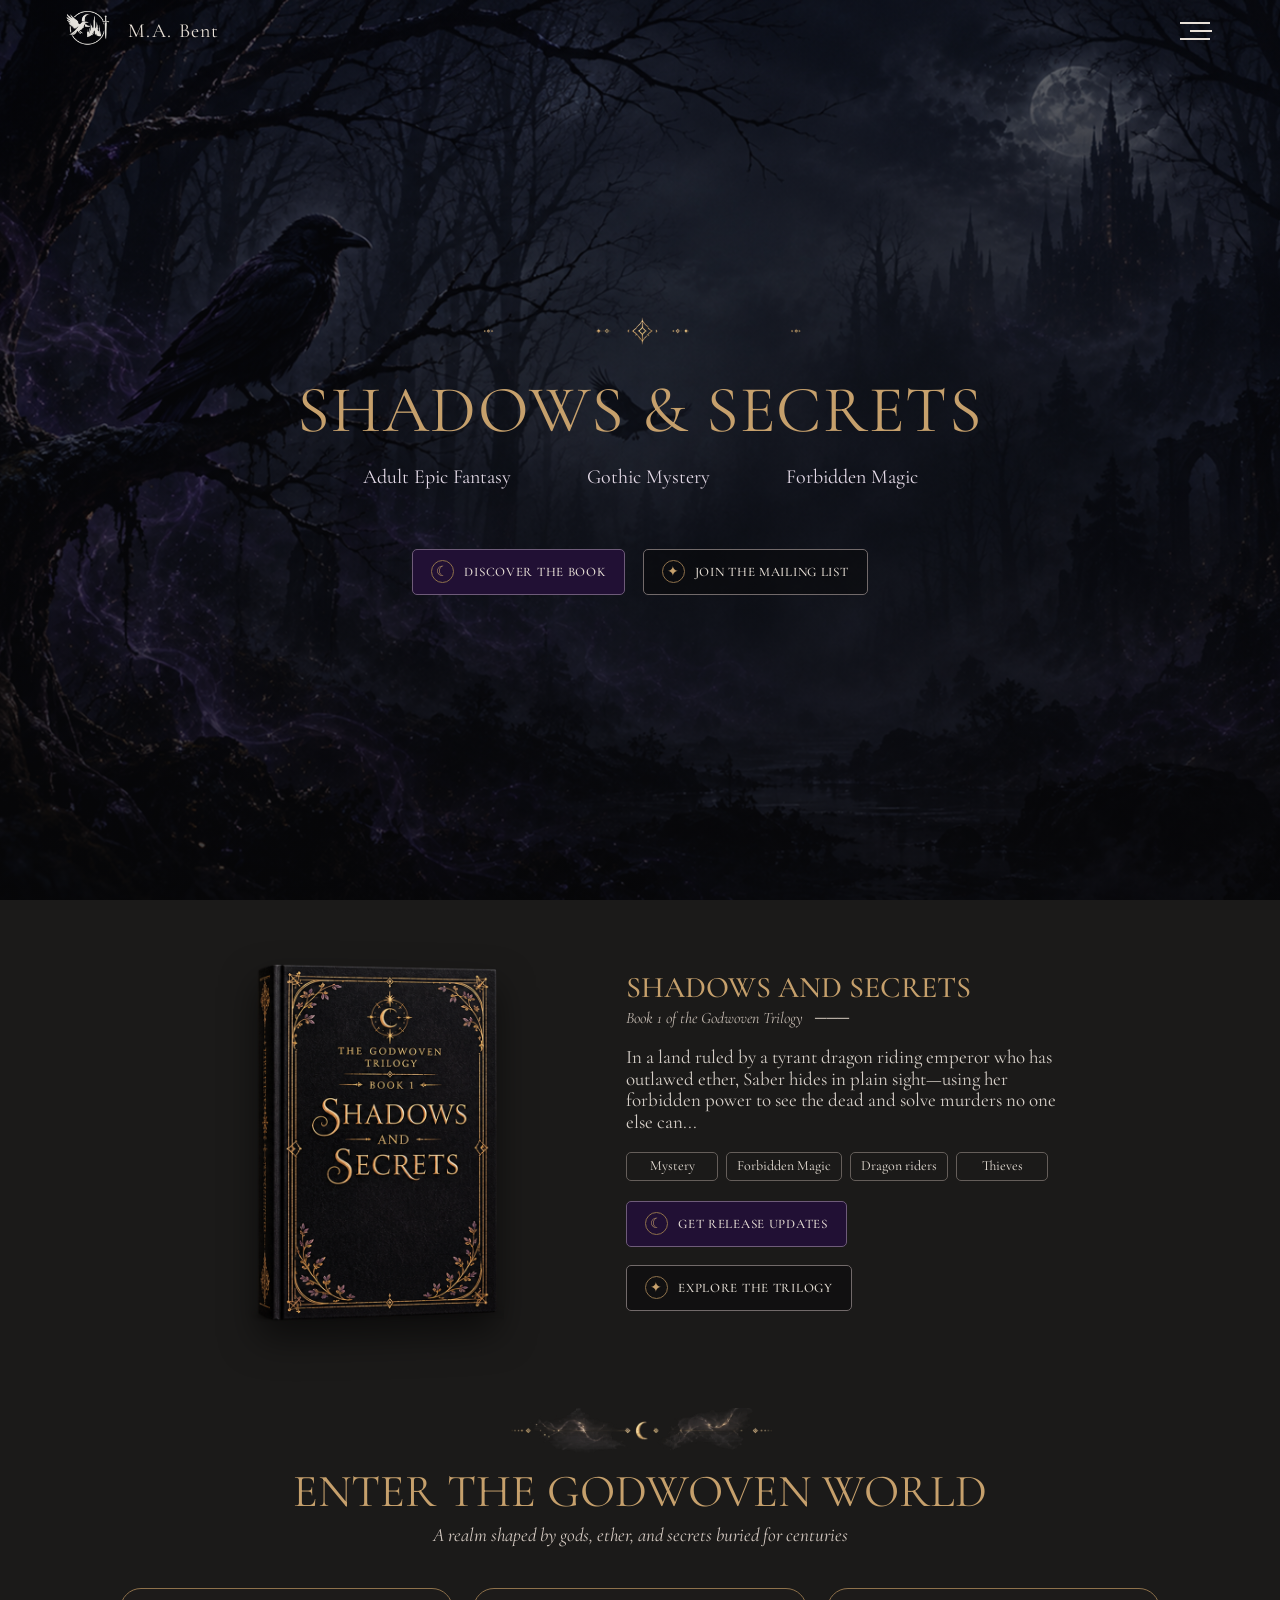
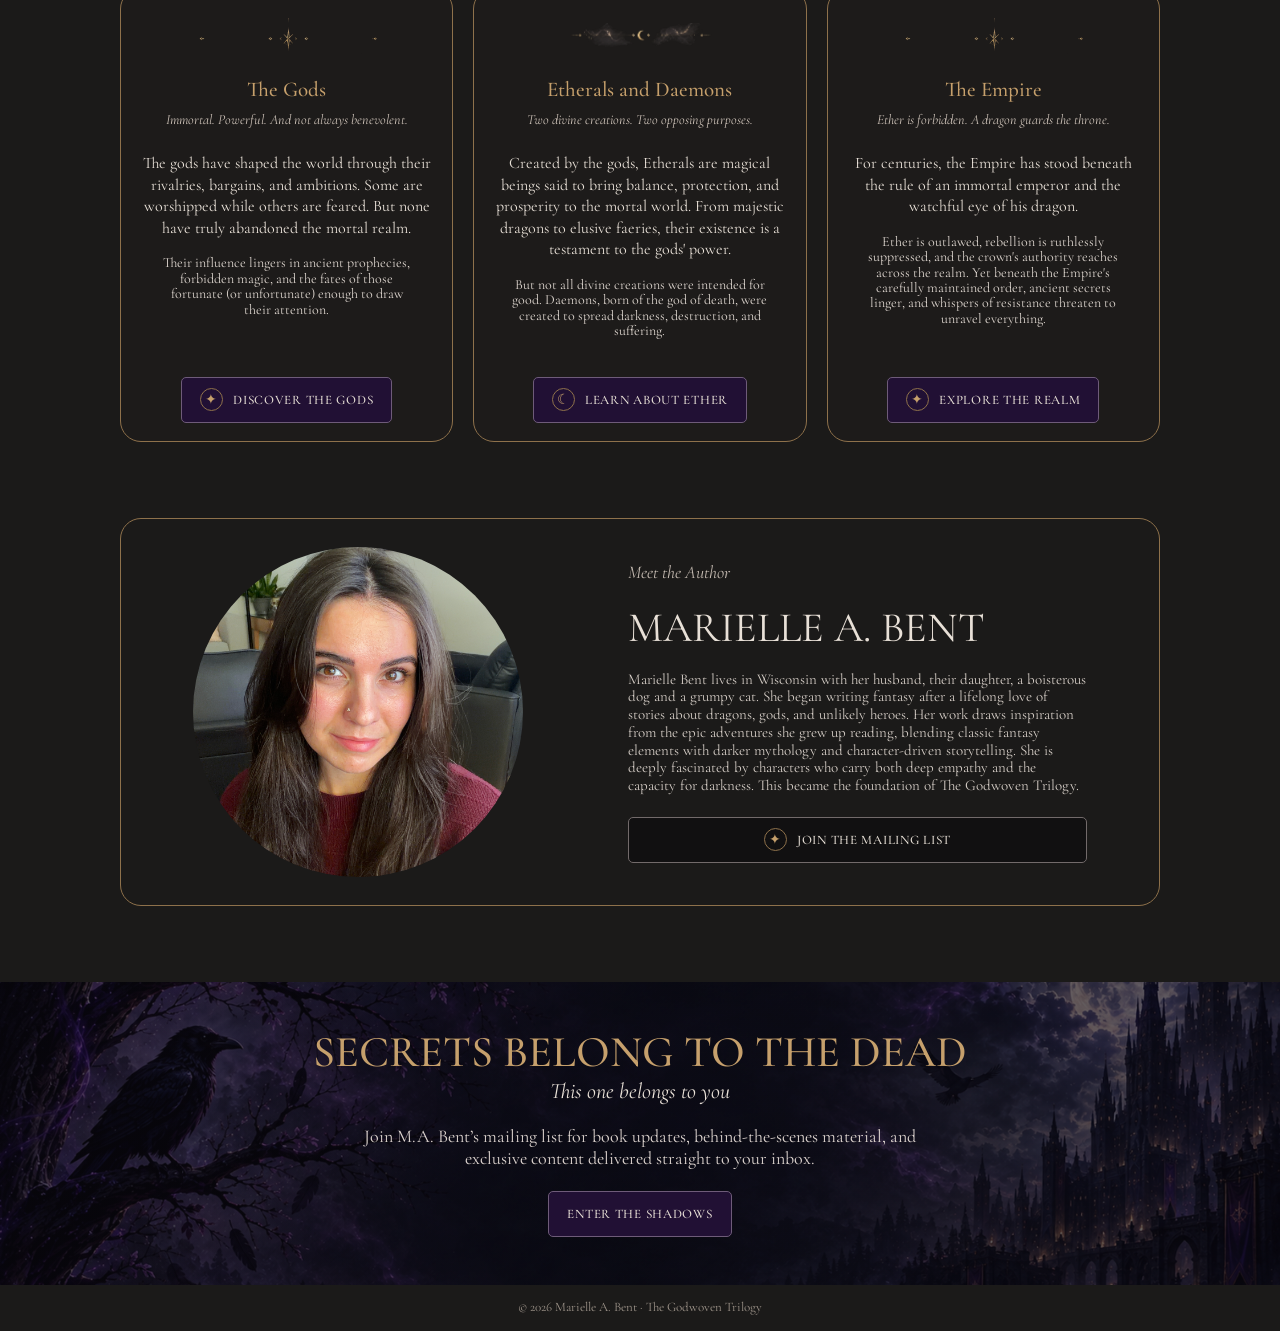
<file: index.html>
<!doctype html>
<html lang="en">
  <head>
    <meta charset="utf-8">
    <meta name="viewport" content="width=device-width, initial-scale=1">
    <link rel="icon" type="image/svg+xml" href="images/favicon.svg">
    <meta name="theme-color" content="#191817">
    <meta name="description" content="Discover Marielle A. Bent's Godwoven Trilogy, an epic fantasy world of forbidden magic, old gods, dragon riders, and dangerous secrets.">
    <meta name="author" content="Marielle A. Bent">
    <meta name="robots" content="index, follow">
    <link rel="canonical" href="https://mariellebent.com/">
    <meta property="og:type" content="website">
    <meta property="og:site_name" content="Marielle Bent | Author">
    <meta property="og:title" content="Marielle Bent | Fantasy Author">
    <meta property="og:description" content="Discover Marielle A. Bent's Godwoven Trilogy, an epic fantasy world of forbidden magic, old gods, dragon riders, and dangerous secrets.">
    <meta property="og:url" content="https://mariellebent.com/">
    <meta property="og:image" content="https://mariellebent.com/images/HeroHome.jpg">
    <meta property="og:image:alt" content="The world of Marielle A. Bent's Godwoven Trilogy">
    <meta name="twitter:card" content="summary_large_image">
    <meta name="twitter:title" content="Marielle Bent | Fantasy Author">
    <meta name="twitter:description" content="Discover Marielle A. Bent's Godwoven Trilogy, an epic fantasy world of forbidden magic, old gods, dragon riders, and dangerous secrets.">
    <meta name="twitter:image" content="https://mariellebent.com/images/HeroHome.jpg">
    <title>Marielle Bent | Author</title>
    <link rel="preconnect" href="https://fonts.googleapis.com">
    <link rel="preconnect" href="https://fonts.gstatic.com" crossorigin>
    <link href="https://fonts.googleapis.com/css2?family=Cormorant+Garamond:ital,wght@0,400;0,500;0,600;1,400&display=swap" rel="stylesheet">
    <link rel="stylesheet" href="custom.css">
    <script type="application/ld+json">
      {
        "@context": "https://schema.org",
        "@type": "Person",
        "name": "Marielle A. Bent",
        "url": "https://mariellebent.com/",
        "jobTitle": "Fantasy Author",
        "sameAs": [
          "https://www.tiktok.com/@inkandether.author",
          "https://www.youtube.com/@inkandether.author",
          "https://www.instagram.com/inkandether.author/",
          "https://www.facebook.com/inkandether.author"
        ]
      }
    </script>
  </head>
  <body class="home-page">
    <header class="site-header">
      <a class="brand" href="#top" aria-label="Marielle A. Bent home">
        <img src="images/Logo.png" alt="">
        <span>M.A. Bent</span>
      </a>
      <button class="menu-button" type="button" aria-label="Menu" aria-expanded="false" aria-controls="site-menu">
        <span class="menu-icon" aria-hidden="true"><span></span><span></span><span></span></span>
      </button>
      <nav class="menu-panel" id="site-menu" aria-label="Main navigation" aria-hidden="true">
        <a href="index.html" aria-current="page">Home</a>
        <a href="book.html">Explore the Godwoven Trilogy</a>
        <a href="characters.html">Meet the Characters</a>
        <a href="realm.html#god-directory">The Godwoven World</a>
        <a href="contact.html">Contact</a>
      </nav>
    </header>

    <main id="top">
      <section class="hero" aria-labelledby="hero-title">
        <img class="hero-divider" src="images/06_antique_gold_diamond_divider 1 (1).png" alt="">
        <h1 id="hero-title">Shadows &amp; Secrets</h1>
        <div class="hero-tags" aria-label="Genres">
          <span>Adult Epic Fantasy</span>
          <span>Gothic Mystery</span>
          <span>Forbidden Magic</span>
        </div>
        <div class="actions">
          <a class="button" href="book.html"><span class="button-icon" aria-hidden="true">☾</span>Discover the book</a>
          <a class="button outline" href="contact.html"><span class="button-icon" aria-hidden="true">✦</span>Join the mailing list</a>
        </div>
      </section>

      <section class="book-section" id="book" aria-labelledby="book-title">
        <div class="section-wrap book-feature">
          <img class="book-art" src="images/shadowsandsecretsbook.png" alt="Shadows and Secrets, Book One of the Godwoven Trilogy">
          <div class="book-copy">
            <h2 id="book-title">Shadows and Secrets</h2>
            <p class="eyebrow">Book 1 of the Godwoven Trilogy &nbsp; ───</p>
            <p>In a land ruled by a tyrant dragon riding emperor who has outlawed ether, Saber hides in plain sight—using her forbidden power to see the dead and solve murders no one else can...</p>
            <div class="book-tags" aria-label="Book themes">
              <span>Mystery</span>
              <span>Forbidden Magic</span>
              <span>Dragon riders</span>
              <span>Thieves</span>
            </div>
            <div class="actions">
              <a class="button" href="contact.html"><span class="button-icon" aria-hidden="true">☾</span>Get release updates</a>
              <a class="button outline" href="book.html"><span class="button-icon" aria-hidden="true">✦</span>Explore the trilogy</a>
            </div>
          </div>
        </div>
      </section>

      <section class="world-section section-wrap" id="world" aria-labelledby="world-title">
        <img class="section-divider" src="images/05_antique_gold_crescent_magic_divider 1.png" alt="">
        <h2 class="section-title" id="world-title">Enter the Godwoven World</h2>
        <p class="section-subtitle">A realm shaped by gods, ether, and secrets buried for centuries</p>
        <div class="world-cards">
          <article class="world-card">
            <img src="images/04_antique_gold_star_divider 1.png" alt="">
            <h3>The Gods</h3>
            <p class="tagline">Immortal. Powerful. And not always benevolent.</p>
            <p>The gods have shaped the world through their rivalries, bargains, and ambitions. Some are worshipped while others are feared. But none have truly abandoned the mortal realm.</p>
            <p>Their influence lingers in ancient prophecies, forbidden magic, and the fates of those fortunate (or unfortunate) enough to draw their attention.</p>
            <a class="button" href="realm.html#god-directory"><span class="button-icon" aria-hidden="true">✦</span>Discover the gods</a>
          </article>
          <article class="world-card">
            <img src="images/05_antique_gold_crescent_magic_divider 1.png" alt="">
            <h3>Etherals and Daemons</h3>
            <p class="tagline">Two divine creations. Two opposing purposes.</p>
            <p>Created by the gods, Etherals are magical beings said to bring balance, protection, and prosperity to the mortal world. From majestic dragons to elusive faeries, their existence is a testament to the gods' power.</p>
            <p>But not all divine creations were intended for good. Daemons, born of the god of death, were created to spread darkness, destruction, and suffering.</p>
            <a class="button" href="realm.html"><span class="button-icon" aria-hidden="true">☾</span>Learn about ether</a>
          </article>
          <article class="world-card">
            <img src="images/04_antique_gold_star_divider 1.png" alt="">
            <h3>The Empire</h3>
            <p class="tagline">Ether is forbidden. A dragon guards the throne.</p>
            <p>For centuries, the Empire has stood beneath the rule of an immortal emperor and the watchful eye of his dragon.</p>
            <p>Ether is outlawed, rebellion is ruthlessly suppressed, and the crown's authority reaches across the realm. Yet beneath the Empire's carefully maintained order, ancient secrets linger, and whispers of resistance threaten to unravel everything.</p>
            <a class="button" href="realm.html"><span class="button-icon" aria-hidden="true">✦</span>Explore the realm</a>
          </article>
        </div>
      </section>

      <section class="author-section section-wrap" id="author" aria-labelledby="author-title">
        <div class="author-card">
          <img class="author-portrait" src="images/author.jpeg" alt="Portrait of author Marielle A. Bent">
          <div class="author-copy">
            <p class="eyebrow">Meet the Author</p>
            <h2 id="author-title">Marielle A. Bent</h2>
            <p>Marielle Bent lives in Wisconsin with her husband, their daughter, a boisterous dog and a grumpy cat. She began writing fantasy after a lifelong love of stories about dragons, gods, and unlikely heroes. Her work draws inspiration from the epic adventures she grew up reading, blending classic fantasy elements with darker mythology and character-driven storytelling. She is deeply fascinated by characters who carry both deep empathy and the capacity for darkness. This became the foundation of The Godwoven Trilogy.</p>
            <a class="button outline" href="contact.html"><span class="button-icon" aria-hidden="true">✦</span>Join the mailing list</a>
          </div>
        </div>
      </section>

      <section class="newsletter" id="newsletter" aria-labelledby="newsletter-title">
        <h2 id="newsletter-title">Secrets Belong to the Dead</h2>
        <p class="promise">This one belongs to you</p>
        <p>Join M.A. Bent’s mailing list for book updates, behind-the-scenes material, and exclusive content delivered straight to your inbox.</p>
        <a class="button" href="contact.html">Enter the shadows</a>
      </section>
    </main>

    <footer>© <span id="year">2026</span> Marielle A. Bent · The Godwoven Trilogy</footer>
    <script src="custom.js" defer></script>
  </body>
</html>
</file>
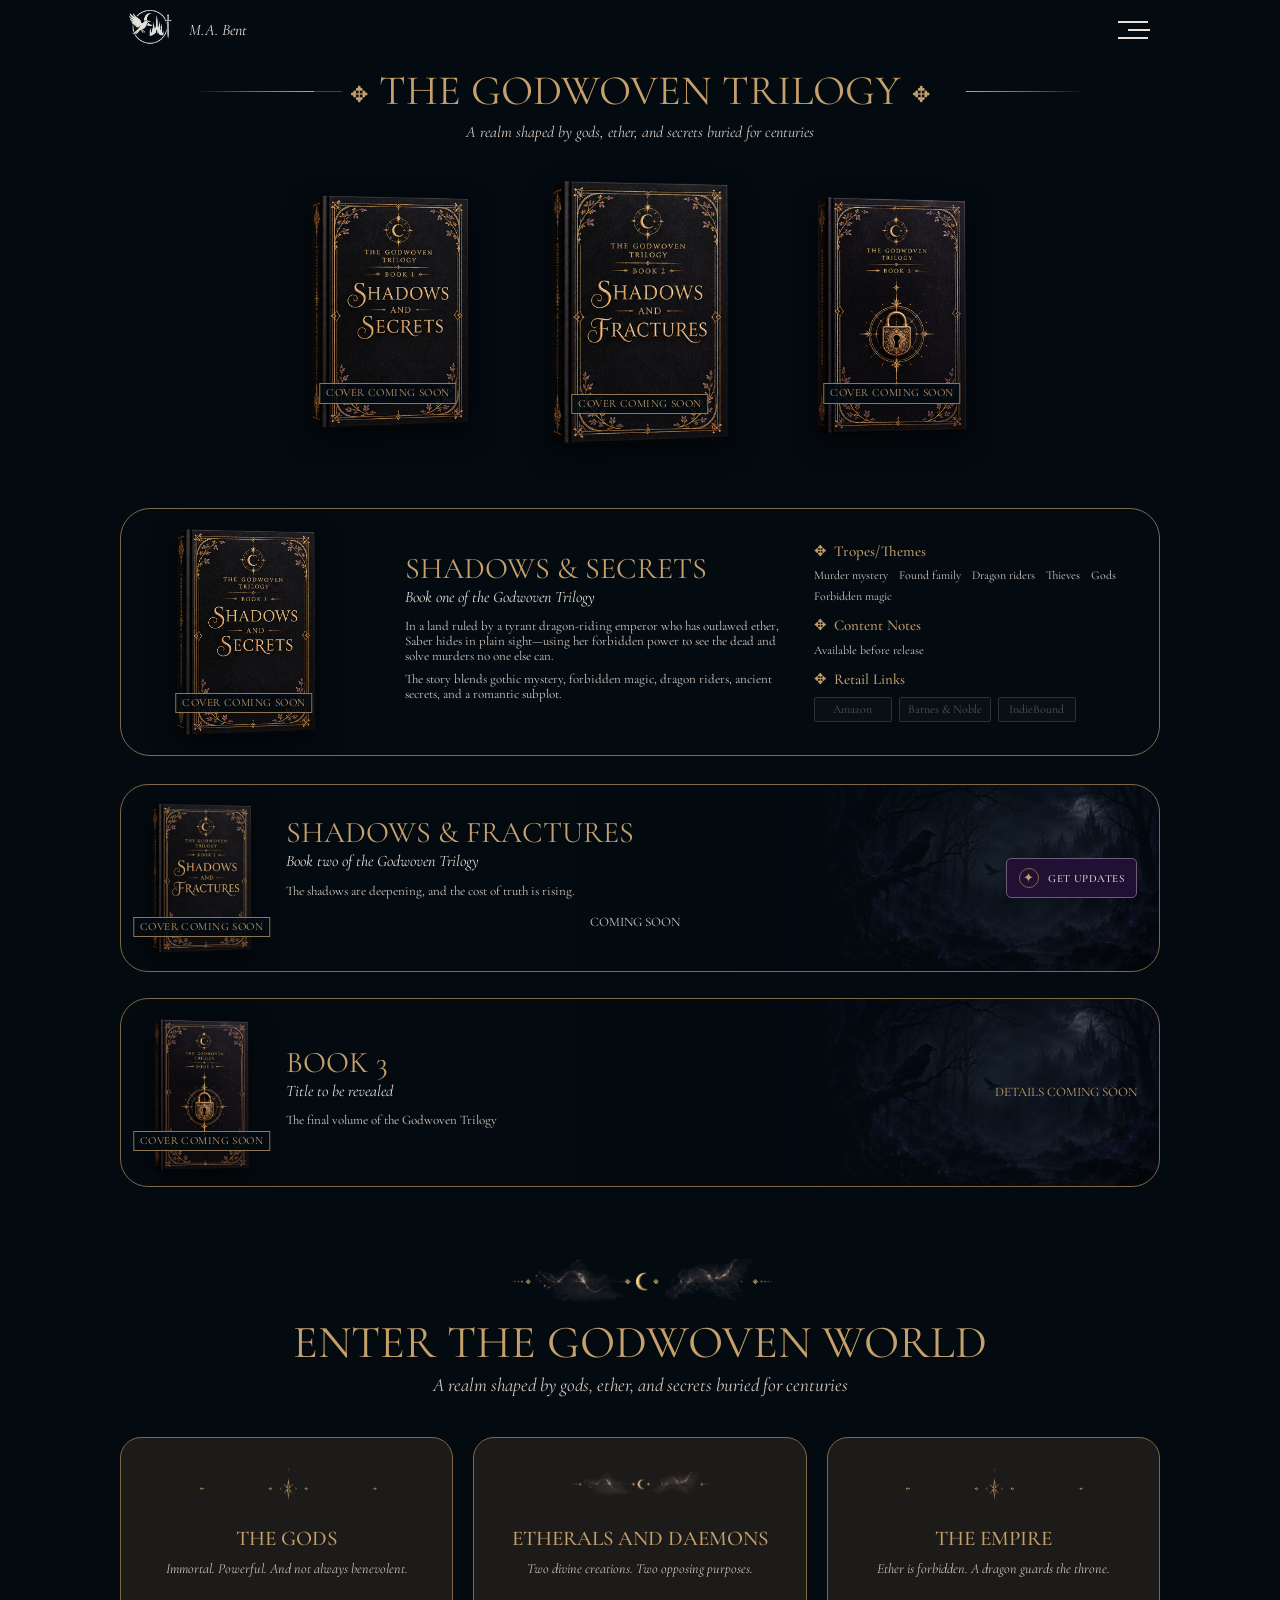
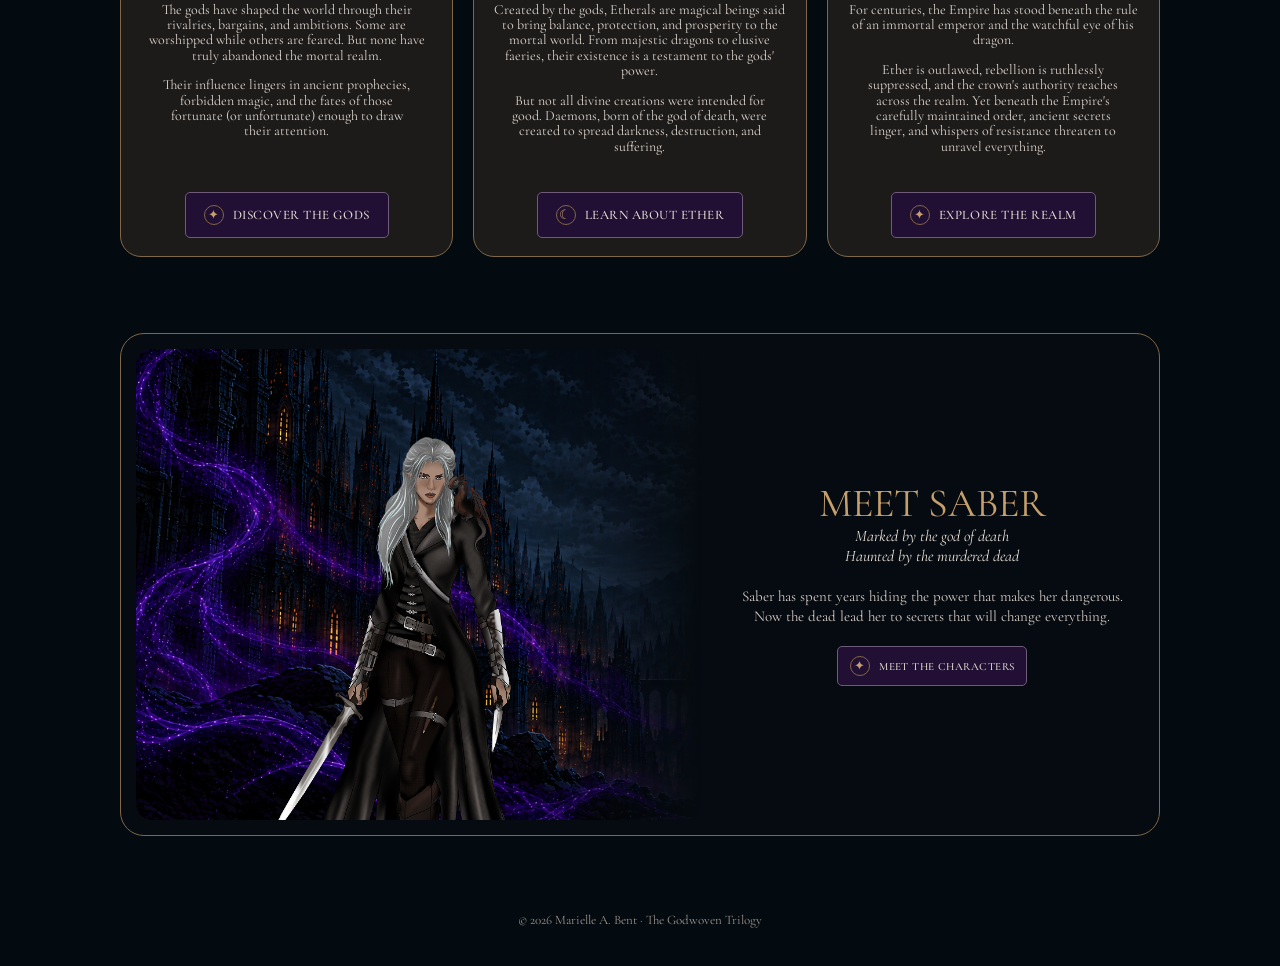
<file: book.html>
<!doctype html>
<html lang="en">
  <head>
    <meta charset="utf-8">
    <meta name="viewport" content="width=device-width, initial-scale=1">
    <link rel="icon" type="image/svg+xml" href="images/favicon.svg">
    <meta name="theme-color" content="#030a10">
    <meta name="description" content="Explore The Godwoven Trilogy by Marielle A. Bent, including Shadows and Secrets, Shadows and Fractures, and the upcoming final book.">
    <meta name="author" content="Marielle A. Bent">
    <meta name="robots" content="index, follow">
    <link rel="canonical" href="https://mariellebent.com/book.html">
    <meta property="og:type" content="website">
    <meta property="og:site_name" content="Marielle Bent | Author">
    <meta property="og:title" content="The Godwoven Trilogy | Marielle Bent">
    <meta property="og:description" content="Explore The Godwoven Trilogy by Marielle A. Bent, including Shadows and Secrets, Shadows and Fractures, and the upcoming final book.">
    <meta property="og:url" content="https://mariellebent.com/book.html">
    <meta property="og:image" content="https://mariellebent.com/images/shadowsandsecretsbook.png">
    <meta property="og:image:alt" content="Shadows and Secrets, Book One of the Godwoven Trilogy">
    <meta name="twitter:card" content="summary_large_image">
    <meta name="twitter:title" content="The Godwoven Trilogy | Marielle Bent">
    <meta name="twitter:description" content="Explore The Godwoven Trilogy by Marielle A. Bent, including Shadows and Secrets, Shadows and Fractures, and the upcoming final book.">
    <meta name="twitter:image" content="https://mariellebent.com/images/shadowsandsecretsbook.png">
    <title>Marielle Bent | Author</title>
    <link rel="preconnect" href="https://fonts.googleapis.com">
    <link rel="preconnect" href="https://fonts.gstatic.com" crossorigin>
    <link href="https://fonts.googleapis.com/css2?family=Cormorant+Garamond:ital,wght@0,400;0,500;0,600;1,400&display=swap" rel="stylesheet">
    <link rel="stylesheet" href="custom.css">
  </head>
  <body class="book-page">
    <header class="page-header">
      <a class="brand" href="index.html" aria-label="Marielle A. Bent home">
        <img src="images/Logo.png" alt="">
        <span>M.A. Bent</span>
      </a>
      <button class="menu-button" type="button" aria-label="Menu" aria-expanded="false" aria-controls="site-menu">
        <span class="menu-icon" aria-hidden="true"><span></span><span></span><span></span></span>
      </button>
      <nav class="menu-panel" id="site-menu" aria-label="Main navigation" aria-hidden="true">
        <a href="index.html">Home</a>
        <a href="book.html" aria-current="page">Explore the Godwoven Trilogy</a>
        <a href="characters.html">Meet the Characters</a>
        <a href="realm.html#god-directory">The Godwoven World</a>
        <a href="contact.html">Contact</a>
      </nav>
    </header>

    <main class="page-main">
      <section class="trilogy-intro" aria-labelledby="trilogy-title">
        <div class="title-row"><h1 id="trilogy-title">The Godwoven Trilogy</h1></div>
        <p class="intro-subtitle">A realm shaped by gods, ether, and secrets buried for centuries</p>
        <div class="book-gallery" aria-label="Books in the Godwoven Trilogy">
          <div class="book-cover gallery-book">
            <img src="images/shadowsandsecretsbook.png" alt="Shadows and Secrets, Book One">
            <span class="cover-status">Cover coming soon</span>
          </div>
          <div class="book-cover gallery-book featured">
            <img src="images/Shadowsandfracturesbook.png" alt="Shadows and Fractures, Book Two">
            <span class="cover-status">Cover coming soon</span>
          </div>
          <div class="book-cover gallery-book">
            <img src="images/comingsoonbook.png" alt="The Godwoven Trilogy, Book Three">
            <span class="cover-status">Cover coming soon</span>
          </div>
        </div>
      </section>

      <section class="book-detail" aria-labelledby="book-one-title">
        <div class="book-cover book-detail-cover">
          <img src="images/shadowsandsecretsbook.png" alt="Cover of Shadows and Secrets">
          <span class="cover-status">Cover coming soon</span>
        </div>
        <div class="book-detail-copy">
          <h2 id="book-one-title">Shadows &amp; Secrets</h2>
          <p class="subtitle">Book one of the Godwoven Trilogy</p>
          <p>In a land ruled by a tyrant dragon-riding emperor who has outlawed ether, Saber hides in plain sight—using her forbidden power to see the dead and solve murders no one else can.</p>
          <p>The story blends gothic mystery, forbidden magic, dragon riders, ancient secrets, and a romantic subplot.</p>
        </div>
        <div class="book-facts">
          <h3>Tropes/Themes</h3>
          <div class="fact-list"><span>Murder mystery</span><span>Found family</span><span>Dragon riders</span><span>Thieves</span><span>Gods</span><span>Forbidden magic</span></div>
          <h3>Content Notes</h3>
          <div class="fact-list"><span>Available before release</span></div>
          <h3>Retail Links</h3>
          <div class="retail-links" aria-label="Retail links coming soon"><span>Amazon</span><span>Barnes &amp; Noble</span><span>IndieBound</span></div>
        </div>
      </section>

      <section class="coming-book" aria-labelledby="book-two-title">
        <div class="book-cover">
          <img src="images/Shadowsandfracturesbook.png" alt="Cover of Shadows and Fractures">
          <span class="cover-status">Cover coming soon</span>
        </div>
        <div class="coming-copy">
          <h2 id="book-two-title">Shadows &amp; Fractures</h2>
          <p class="subtitle">Book two of the Godwoven Trilogy</p>
          <p>The shadows are deepening, and the cost of truth is rising.</p>
          <p class="coming-label">Coming soon</p>
        </div>
        <a class="button" href="contact.html"><span class="button-icon" aria-hidden="true">✦</span>Get updates</a>
      </section>

      <section class="coming-book third" aria-labelledby="book-three-title">
        <div class="book-cover">
          <img src="images/comingsoonbook.png" alt="Cover art for the third book in the Godwoven Trilogy">
          <span class="cover-status">Cover coming soon</span>
        </div>
        <div class="coming-copy">
          <h2 id="book-three-title">Book 3</h2>
          <p class="subtitle">Title to be revealed</p>
          <p>The final volume of the Godwoven Trilogy</p>
        </div>
        <p class="soon-note">Details coming soon</p>
      </section>

      <section class="world-section section-wrap" id="world" aria-labelledby="world-title">
        <img class="section-divider" src="images/05_antique_gold_crescent_magic_divider 1.png" alt="">
        <h2 class="section-title" id="world-title">Enter the Godwoven World</h2>
        <p class="section-subtitle">A realm shaped by gods, ether, and secrets buried for centuries</p>
        <div class="world-cards">
          <article class="world-card">
            <img src="images/04_antique_gold_star_divider 1.png" alt="">
            <h3>The Gods</h3>
            <p class="tagline">Immortal. Powerful. And not always benevolent.</p>
            <p>The gods have shaped the world through their rivalries, bargains, and ambitions. Some are worshipped while others are feared. But none have truly abandoned the mortal realm.</p>
            <p>Their influence lingers in ancient prophecies, forbidden magic, and the fates of those fortunate (or unfortunate) enough to draw their attention.</p>
            <a class="button" href="realm.html#god-directory"><span class="button-icon" aria-hidden="true">✦</span>Discover the gods</a>
          </article>
          <article class="world-card">
            <img src="images/05_antique_gold_crescent_magic_divider 1.png" alt="">
            <h3>Etherals and Daemons</h3>
            <p class="tagline">Two divine creations. Two opposing purposes.</p>
            <p>Created by the gods, Etherals are magical beings said to bring balance, protection, and prosperity to the mortal world. From majestic dragons to elusive faeries, their existence is a testament to the gods' power.</p>
            <p>But not all divine creations were intended for good. Daemons, born of the god of death, were created to spread darkness, destruction, and suffering.</p>
            <a class="button" href="realm.html"><span class="button-icon" aria-hidden="true">☾</span>Learn about ether</a>
          </article>
          <article class="world-card">
            <img src="images/04_antique_gold_star_divider 1.png" alt="">
            <h3>The Empire</h3>
            <p class="tagline">Ether is forbidden. A dragon guards the throne.</p>
            <p>For centuries, the Empire has stood beneath the rule of an immortal emperor and the watchful eye of his dragon.</p>
            <p>Ether is outlawed, rebellion is ruthlessly suppressed, and the crown's authority reaches across the realm. Yet beneath the Empire's carefully maintained order, ancient secrets linger, and whispers of resistance threaten to unravel everything.</p>
            <a class="button" href="realm.html"><span class="button-icon" aria-hidden="true">✦</span>Explore the realm</a>
          </article>
        </div>
      </section>

      <section class="character-section" aria-labelledby="character-title">
        <img class="character-image" src="images/silverbg.png" alt="Saber standing before a moonlit city">
        <div class="character-copy">
          <h2 id="character-title">Meet Saber</h2>
          <p class="epithet">Marked by the god of death<br>Haunted by the murdered dead</p>
          <p>Saber has spent years hiding the power that makes her dangerous. Now the dead lead her to secrets that will change everything.</p>
          <a class="button" href="characters.html"><span class="button-icon" aria-hidden="true">✦</span>Meet the characters</a>
        </div>
      </section>
    </main>
    <footer>© 2026 Marielle A. Bent · The Godwoven Trilogy</footer>
    <script src="custom.js" defer></script>
  </body>
</html>
</file>
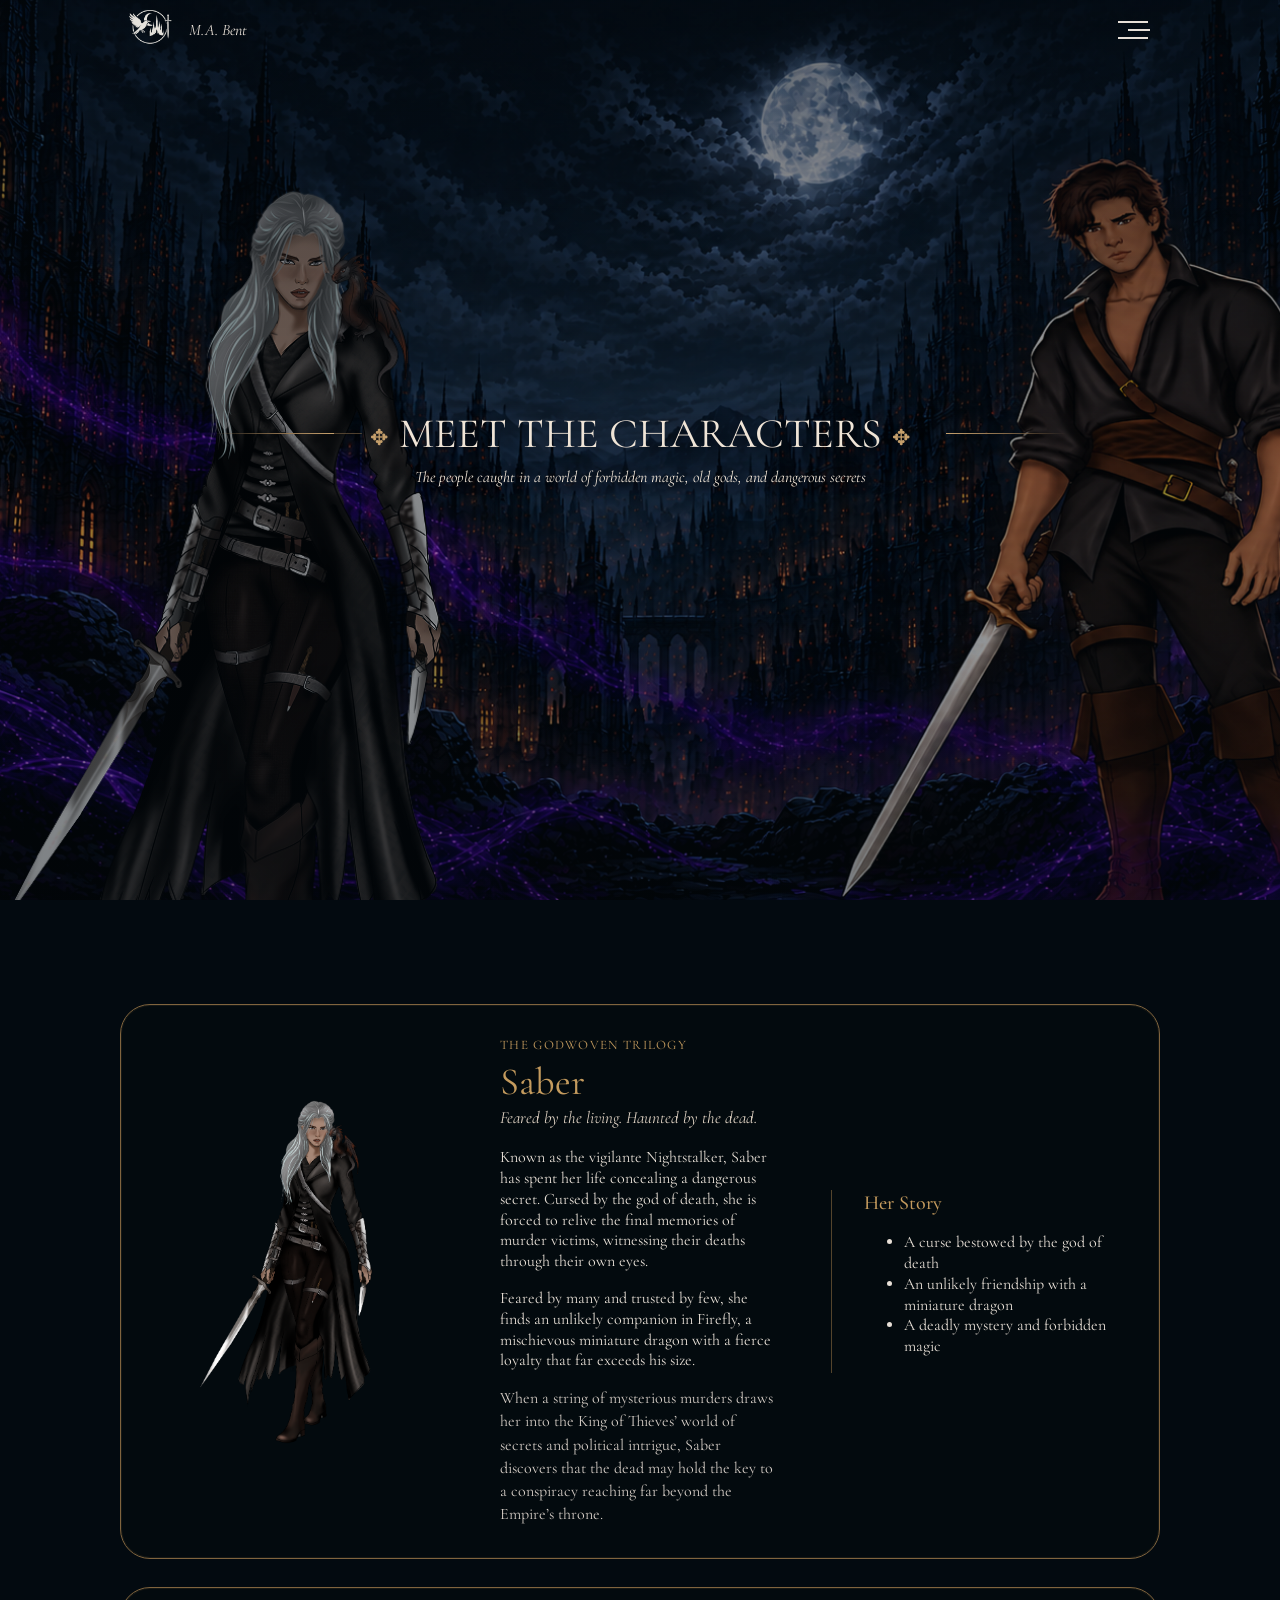
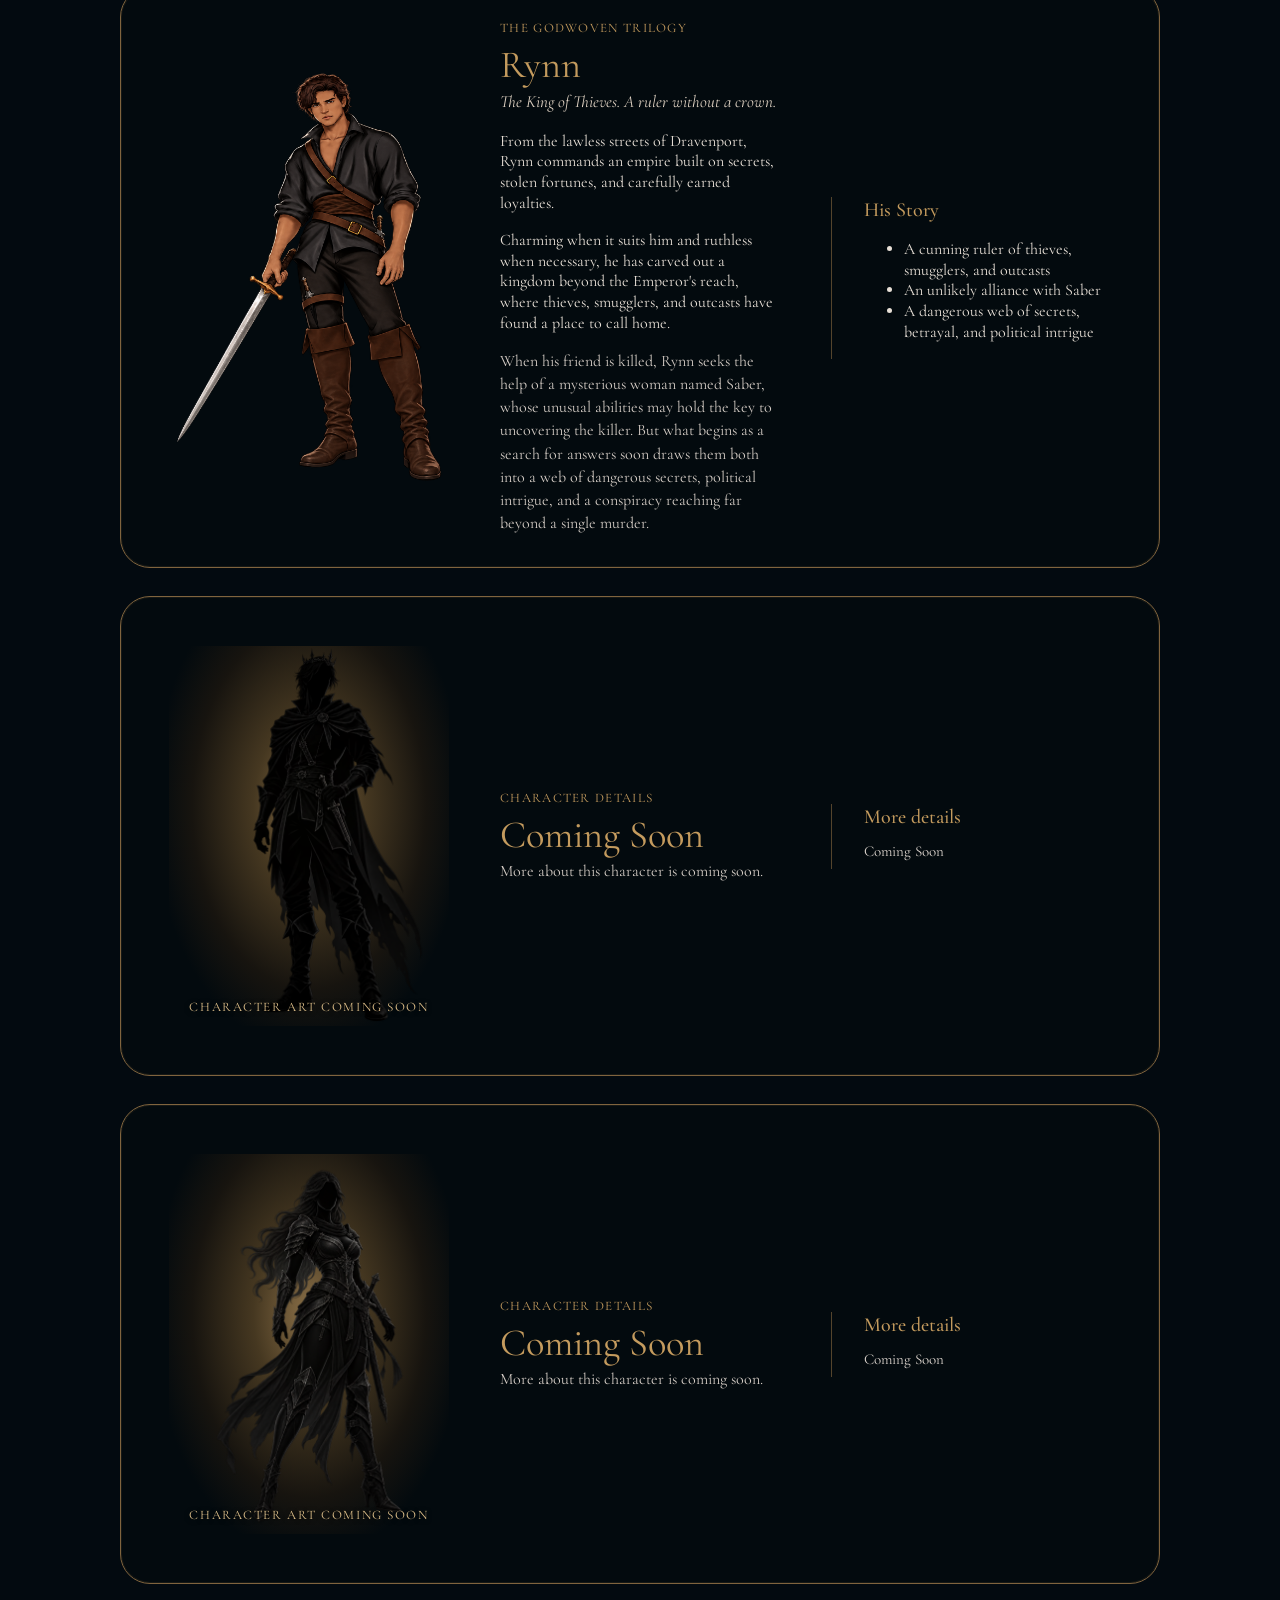
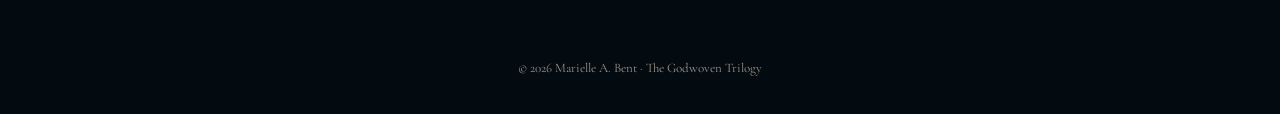
<file: characters.html>
<!doctype html>
<html lang="en">
  <head>
    <meta charset="utf-8">
    <meta name="viewport" content="width=device-width, initial-scale=1">
    <link rel="icon" type="image/svg+xml" href="images/favicon.svg">
    <meta name="theme-color" content="#030a10">
    <meta name="description" content="Meet Saber, Rynn, and the unforgettable characters of Marielle A. Bent's Godwoven Trilogy, a dark epic fantasy of old gods and forbidden magic.">
    <meta name="author" content="Marielle A. Bent">
    <meta name="robots" content="index, follow">
    <link rel="canonical" href="https://mariellebent.com/characters.html">
    <meta property="og:type" content="website">
    <meta property="og:site_name" content="Marielle Bent | Author">
    <meta property="og:title" content="Godwoven Trilogy Characters | Marielle Bent">
    <meta property="og:description" content="Meet Saber, Rynn, and the unforgettable characters of Marielle A. Bent's Godwoven Trilogy, a dark epic fantasy of old gods and forbidden magic.">
    <meta property="og:url" content="https://mariellebent.com/characters.html">
    <meta property="og:image" content="https://mariellebent.com/images/character-hero-new-silver.png">
    <meta property="og:image:alt" content="Saber and her companion before a moonlit city">
    <meta name="twitter:card" content="summary_large_image">
    <meta name="twitter:title" content="Godwoven Trilogy Characters | Marielle Bent">
    <meta name="twitter:description" content="Meet Saber, Rynn, and the unforgettable characters of Marielle A. Bent's Godwoven Trilogy, a dark epic fantasy of old gods and forbidden magic.">
    <meta name="twitter:image" content="https://mariellebent.com/images/character-hero-new-silver.png">
    <title>Marielle Bent | Author</title>
    <link rel="preconnect" href="https://fonts.googleapis.com">
    <link rel="preconnect" href="https://fonts.gstatic.com" crossorigin>
    <link href="https://fonts.googleapis.com/css2?family=Cormorant+Garamond:ital,wght@0,400;0,500;0,600;1,400&display=swap" rel="stylesheet">
    <link rel="stylesheet" href="custom.css">
  </head>
  <body class="book-page characters-page">
    <header class="page-header">
      <a class="brand" href="index.html" aria-label="Marielle A. Bent home">
        <img src="images/Logo.png" alt="">
        <span>M.A. Bent</span>
      </a>
      <button class="menu-button" type="button" aria-label="Menu" aria-expanded="false" aria-controls="site-menu">
        <span class="menu-icon" aria-hidden="true"><span></span><span></span><span></span></span>
      </button>
      <nav class="menu-panel" id="site-menu" aria-label="Main navigation" aria-hidden="true">
        <a href="index.html">Home</a>
        <a href="book.html">Explore the Godwoven Trilogy</a>
        <a href="characters.html" aria-current="page">Meet the Characters</a>
        <a href="realm.html#god-directory">The Godwoven World</a>
        <a href="contact.html">Contact</a>
      </nav>
    </header>

    <main class="page-main">
      <section class="characters-hero" aria-labelledby="characters-title">
        <picture>
          <source media="(max-width: 760px)" srcset="images/character-hero-new-silver.png">
          <img class="characters-hero-image" src="images/character-hero-new-silver.png" alt="Saber and Rynn before a moonlit city">
        </picture>
        <div class="characters-hero-copy">
          <div class="title-row"><h1 id="characters-title">Meet the Characters</h1></div>
          <p class="intro-subtitle">The people caught in a world of forbidden magic, old gods, and dangerous secrets</p>
        </div>
      </section>

      <section class="character-directory" aria-label="Character profiles">
        <article class="character-card" aria-labelledby="character-saber">
          <img class="character-card-art character-card-art-contain" src="images/saber-silver.PNG" alt="Saber with her companion">
          <div class="character-card-copy">
            <p class="character-card-kicker">The Godwoven Trilogy</p>
            <h2 id="character-saber">Saber</h2>
            <p class="character-card-epithet">Feared by the living. Haunted by the dead.</p>
            <p>Known as the vigilante Nightstalker, Saber has spent her life concealing a dangerous secret. Cursed by the god of death, she is forced to relive the final memories of murder victims, witnessing their deaths through their own eyes.</p>
            <p>Feared by many and trusted by few, she finds an unlikely companion in Firefly, a mischievous miniature dragon with a fierce loyalty that far exceeds his size.</p>
            <p>When a string of mysterious murders draws her into the King of Thieves’ world of secrets and political intrigue, Saber discovers that the dead may hold the key to a conspiracy reaching far beyond the Empire’s throne.</p>
          </div>
          <aside class="character-card-facts" aria-label="Saber's story">
            <h3>Her Story</h3>
            <ul>
              <li>A curse bestowed by the god of death</li>
              <li>An unlikely friendship with a miniature dragon</li>
              <li>A deadly mystery and forbidden magic</li>
            </ul>
          </aside>
        </article>

        <article class="character-card" aria-labelledby="character-rynn">
          <img class="character-card-art character-card-art-contain" src="images/hero-companion.png" alt="Rynn, the King of Thieves">
          <div class="character-card-copy">
            <p class="character-card-kicker">The Godwoven Trilogy</p>
            <h2 id="character-rynn">Rynn</h2>
            <p class="character-card-epithet">The King of Thieves. A ruler without a crown.</p>
            <p>From the lawless streets of Dravenport, Rynn commands an empire built on secrets, stolen fortunes, and carefully earned loyalties.</p>
            <p>Charming when it suits him and ruthless when necessary, he has carved out a kingdom beyond the Emperor's reach, where thieves, smugglers, and outcasts have found a place to call home.</p>
            <p>When his friend is killed, Rynn seeks the help of a mysterious woman named Saber, whose unusual abilities may hold the key to uncovering the killer. But what begins as a search for answers soon draws them both into a web of dangerous secrets, political intrigue, and a conspiracy reaching far beyond a single murder.</p>
          </div>
          <aside class="character-card-facts" aria-label="Rynn's story">
            <h3>His Story</h3>
            <ul>
              <li>A cunning ruler of thieves, smugglers, and outcasts</li>
              <li>An unlikely alliance with Saber</li>
              <li>A dangerous web of secrets, betrayal, and political intrigue</li>
            </ul>
          </aside>
        </article>

        <article class="character-card" aria-labelledby="character-emperor">
          <div class="character-card-coming-art">
            <img src="images/emperor-coming-soon.png" alt="Black silhouette of a man">
            <span>Character Art Coming Soon</span>
          </div>
          <div class="character-card-copy">
            <p class="character-card-kicker">Character details</p>
            <h2 id="character-emperor">Coming Soon</h2>
            <p>More about this character is coming soon.</p>
          </div>
          <aside class="character-card-facts" aria-label="The emperor's story">
            <h3>More details</h3>
            <p>Coming Soon</p>
          </aside>
        </article>

        <article class="character-card" aria-labelledby="character-death-god">
          <div class="character-card-coming-art">
            <img src="images/death-goddess-coming-soon.png" alt="Black silhouette of a woman">
            <span>Character Art Coming Soon</span>
          </div>
          <div class="character-card-copy">
            <p class="character-card-kicker">Character details</p>
            <h2 id="character-death-god">Coming Soon</h2>
            <p>More about this character is coming soon.</p>
          </div>
          <aside class="character-card-facts" aria-label="The god of death's story">
            <h3>More details</h3>
            <p>Coming Soon</p>
          </aside>
        </article>
      </section>
    </main>
    <footer>© 2026 Marielle A. Bent · The Godwoven Trilogy</footer>
    <script src="custom.js" defer></script>
  </body>
</html>
</file>
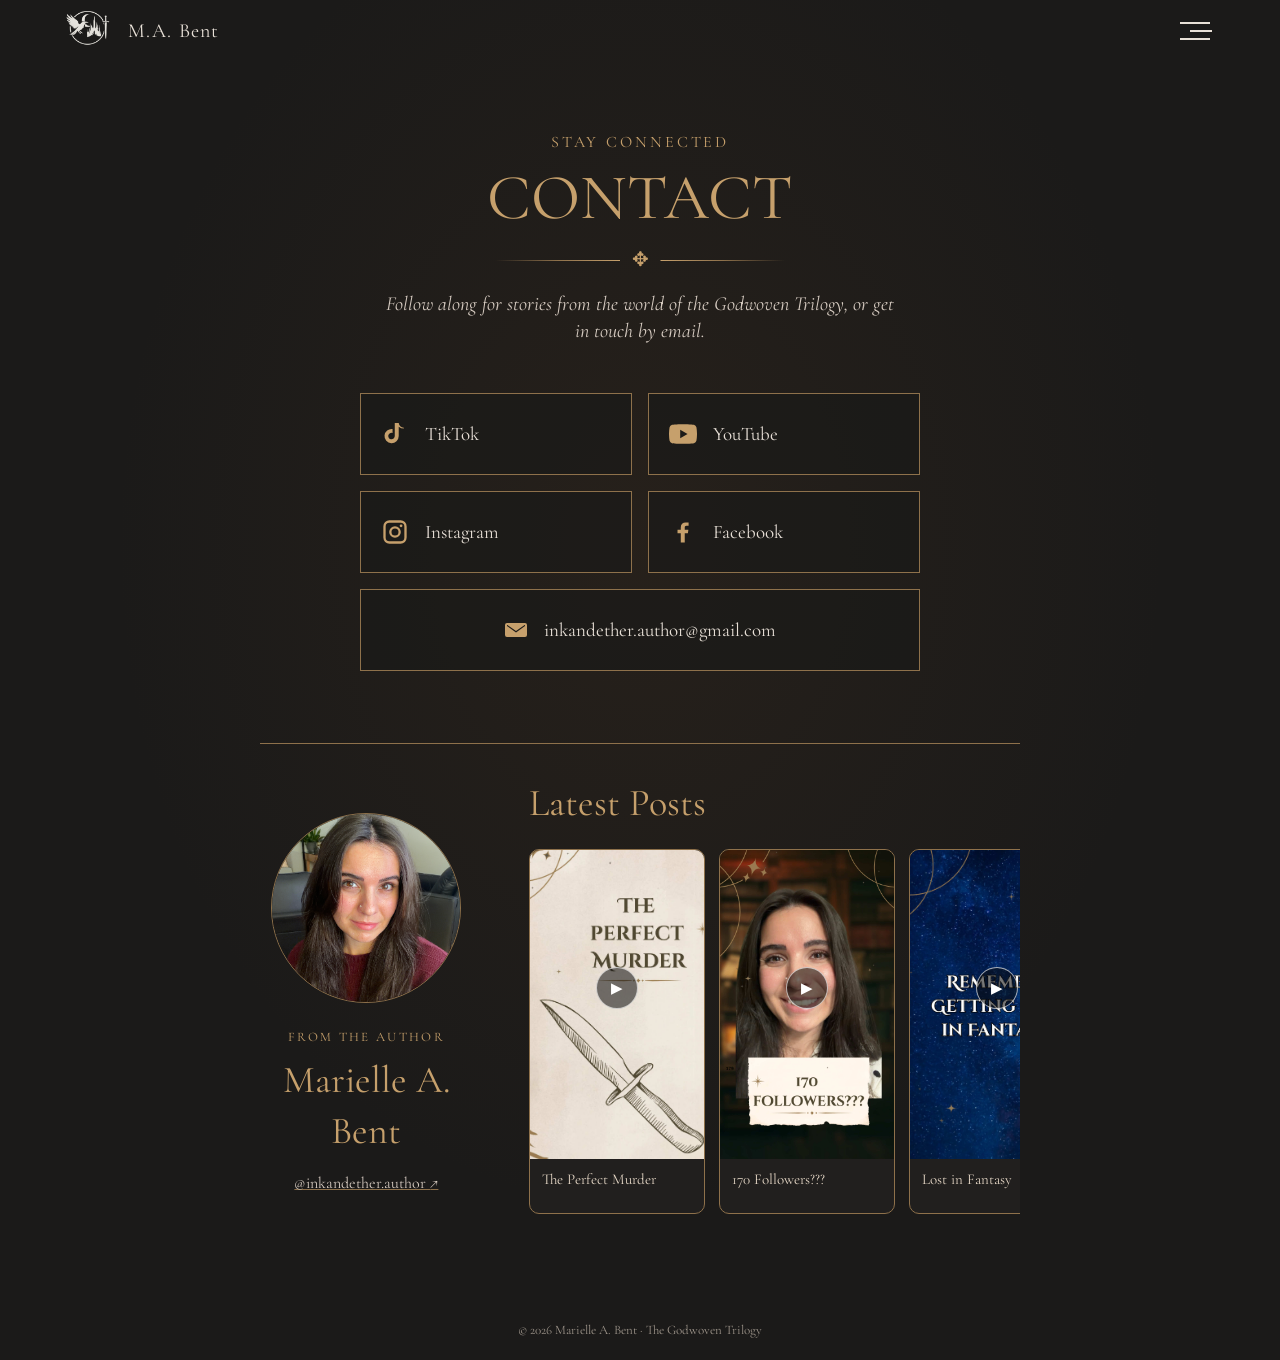
<file: contact.html>
<!doctype html>
<html lang="en">
  <head>
    <meta charset="utf-8">
    <meta name="viewport" content="width=device-width, initial-scale=1">
    <link rel="icon" type="image/svg+xml" href="images/favicon.svg">
    <meta name="theme-color" content="#191817">
    <meta name="description" content="Contact fantasy author Marielle A. Bent and follow her for Godwoven Trilogy news, book updates, and behind-the-scenes content.">
    <meta name="author" content="Marielle A. Bent">
    <meta name="robots" content="index, follow">
    <link rel="canonical" href="https://mariellebent.com/contact.html">
    <meta property="og:type" content="website">
    <meta property="og:site_name" content="Marielle Bent | Author">
    <meta property="og:title" content="Contact Marielle Bent">
    <meta property="og:description" content="Contact fantasy author Marielle A. Bent and follow her for Godwoven Trilogy news, book updates, and behind-the-scenes content.">
    <meta property="og:url" content="https://mariellebent.com/contact.html">
    <meta property="og:image" content="https://mariellebent.com/images/author.jpeg">
    <meta property="og:image:alt" content="Author Marielle A. Bent">
    <meta name="twitter:card" content="summary_large_image">
    <meta name="twitter:title" content="Contact Marielle Bent">
    <meta name="twitter:description" content="Contact fantasy author Marielle A. Bent and follow her for Godwoven Trilogy news, book updates, and behind-the-scenes content.">
    <meta name="twitter:image" content="https://mariellebent.com/images/author.jpeg">
    <title>Marielle Bent | Author</title>
    <link rel="preconnect" href="https://fonts.googleapis.com">
    <link rel="preconnect" href="https://fonts.gstatic.com" crossorigin>
    <link href="https://fonts.googleapis.com/css2?family=Cormorant+Garamond:ital,wght@0,400;0,500;0,600;1,400&display=swap" rel="stylesheet">
    <link rel="stylesheet" href="custom.css">
  </head>
  <body class="contact-page">
    <header class="site-header">
      <a class="brand" href="index.html#top" aria-label="Marielle A. Bent home">
        <img src="images/Logo.png" alt="">
        <span>M.A. Bent</span>
      </a>
      <button class="menu-button" type="button" aria-label="Menu" aria-expanded="false" aria-controls="site-menu">
        <span class="menu-icon" aria-hidden="true"><span></span><span></span><span></span></span>
      </button>
      <nav class="menu-panel" id="site-menu" aria-label="Main navigation" aria-hidden="true">
        <a href="index.html">Home</a>
        <a href="book.html">Explore the Godwoven Trilogy</a>
        <a href="characters.html">Meet the Characters</a>
        <a href="realm.html#god-directory">The Godwoven World</a>
        <a href="contact.html" aria-current="page">Contact</a>
      </nav>
    </header>

    <main>
      <section class="contact-intro" aria-labelledby="contact-title">
        <p class="eyebrow">Stay connected</p>
        <h1 id="contact-title">Contact</h1>
        <div class="title-rule" aria-hidden="true"><span>✥</span></div>
        <p class="intro-copy">Follow along for stories from the world of the Godwoven Trilogy, or get in touch by email.</p>
      </section>

      <nav class="contact-links" aria-label="Social media and email">
        <a class="contact-link" href="https://www.tiktok.com/@inkandether.author" target="_blank" rel="noopener noreferrer">
          <svg viewBox="0 0 24 24" aria-hidden="true"><path d="M19.6 7.3a7.1 7.1 0 0 1-4.4-1.6v8.1a6.1 6.1 0 1 1-5.3-6.1v3.4a2.8 2.8 0 1 0 1.9 2.7V2.5h3.4c.2 2.1 1.8 3.8 4.4 4.1v.7Z"/></svg>
          <span>TikTok</span>
        </a>
        <a class="contact-link" href="https://www.youtube.com/@inkandether.author" target="_blank" rel="noopener noreferrer">
          <svg viewBox="0 0 24 24" aria-hidden="true"><path d="M23.5 6.2a3 3 0 0 0-2.1-2.1C19.5 3.6 12 3.6 12 3.6s-7.5 0-9.4.5A3 3 0 0 0 .5 6.2 31 31 0 0 0 0 12a31 31 0 0 0 .5 5.8 3 3 0 0 0 2.1 2.1c1.9.5 9.4.5 9.4.5s7.5 0 9.4-.5a3 3 0 0 0 2.1-2.1A31 31 0 0 0 24 12a31 31 0 0 0-.5-5.8ZM9.6 15.6V8.4l6.3 3.6-6.3 3.6Z"/></svg>
          <span>YouTube</span>
        </a>
        <a class="contact-link" href="https://www.instagram.com/inkandether.author/" target="_blank" rel="noopener noreferrer">
          <svg viewBox="0 0 24 24" aria-hidden="true"><path d="M7.2 2h9.6A5.2 5.2 0 0 1 22 7.2v9.6a5.2 5.2 0 0 1-5.2 5.2H7.2A5.2 5.2 0 0 1 2 16.8V7.2A5.2 5.2 0 0 1 7.2 2Zm0 2A3.2 3.2 0 0 0 4 7.2v9.6A3.2 3.2 0 0 0 7.2 20h9.6a3.2 3.2 0 0 0 3.2-3.2V7.2A3.2 3.2 0 0 0 16.8 4H7.2Zm4.8 3a5 5 0 1 1 0 10 5 5 0 0 1 0-10Zm0 2a3 3 0 1 0 0 6 3 3 0 0 0 0-6Zm5.2-3.5a1.2 1.2 0 1 1 0 2.4 1.2 1.2 0 0 1 0-2.4Z"/></svg>
          <span>Instagram</span>
        </a>
        <a class="contact-link" href="https://www.facebook.com/inkandether.author" target="_blank" rel="noopener noreferrer">
          <svg viewBox="0 0 24 24" aria-hidden="true"><path d="M13.5 21v-8h2.7l.4-3h-3.1V8.1c0-.9.3-1.5 1.6-1.5h1.7V3.9c-.3 0-1.3-.1-2.5-.1-2.5 0-4.2 1.5-4.2 4.3V10H7.3v3h2.8v8h3.4Z"/></svg>
          <span>Facebook</span>
        </a>
        <a class="contact-link email" href="mailto:inkandether.author@gmail.com">
          <svg viewBox="0 0 24 24" aria-hidden="true"><path d="M3 5h18a2 2 0 0 1 2 2v10a2 2 0 0 1-2 2H3a2 2 0 0 1-2-2V7a2 2 0 0 1 2-2Zm9 8.1L3.4 7h-.4v1.1l9 6.4 9-6.4V7h-.4L12 13.1Z"/></svg>
          <span>inkandether.author@gmail.com</span>
        </a>
      </nav>

      <section class="tiktok-gallery" aria-labelledby="tiktok-gallery-title">
        <div class="tiktok-author">
          <img src="images/author.jpeg" alt="Author Marielle A. Bent">
          <p class="eyebrow">From the author</p>
          <h2 id="tiktok-gallery-title">Marielle A. Bent</h2>
          <a href="https://www.tiktok.com/@inkandether.author" target="_blank" rel="noopener noreferrer">@inkandether.author <span aria-hidden="true">↗</span></a>
        </div>
        <div class="tiktok-posts">
          <h2>Latest Posts</h2>
          <div class="tiktok-post-carousel" aria-label="Latest five TikTok posts; scroll horizontally to browse">
            <a class="tiktok-post-card" href="https://www.tiktok.com/@inkandether.author/video/7701850402458815774" target="_blank" rel="noopener noreferrer">
              <img src="images/tiktok-7701850402458815774.jpg" alt="The Perfect Murder, a fantasy-themed post">
              <span class="tiktok-post-play" aria-hidden="true">▶</span>
              <span class="tiktok-post-title">The Perfect Murder</span>
            </a>
            <a class="tiktok-post-card" href="https://www.tiktok.com/@inkandether.author/video/7701502079625383199" target="_blank" rel="noopener noreferrer">
              <img src="images/tiktok-7701502079625383199.jpg" alt="The author celebrating 170 followers">
              <span class="tiktok-post-play" aria-hidden="true">▶</span>
              <span class="tiktok-post-title">170 Followers???</span>
            </a>
            <a class="tiktok-post-card" href="https://www.tiktok.com/@inkandether.author/video/7701469757555346719" target="_blank" rel="noopener noreferrer">
              <img src="images/tiktok-7701469757555346719.jpg" alt="Remember getting lost in fantasy?">
              <span class="tiktok-post-play" aria-hidden="true">▶</span>
              <span class="tiktok-post-title">Lost in Fantasy</span>
            </a>
            <a class="tiktok-post-card" href="https://www.tiktok.com/@inkandether.author/video/7701099892231490847" target="_blank" rel="noopener noreferrer">
              <img src="images/tiktok-7701099892231490847.jpg" alt="A prophecy foretold the fate of an empire">
              <span class="tiktok-post-play" aria-hidden="true">▶</span>
              <span class="tiktok-post-title">A Prophecy Foretold</span>
            </a>
            <a class="tiktok-post-card" href="https://www.tiktok.com/@inkandether.author/video/7700729645288672542" target="_blank" rel="noopener noreferrer">
              <img src="images/tiktok-7700729645288672542.jpg" alt="An unlikely alliance">
              <span class="tiktok-post-play" aria-hidden="true">▶</span>
              <span class="tiktok-post-title">An Unlikely Alliance</span>
            </a>
          </div>
        </div>
      </section>
    </main>

    <footer>© 2026 Marielle A. Bent · The Godwoven Trilogy</footer>
    <script src="custom.js" defer></script>
  </body>
</html>
</file>
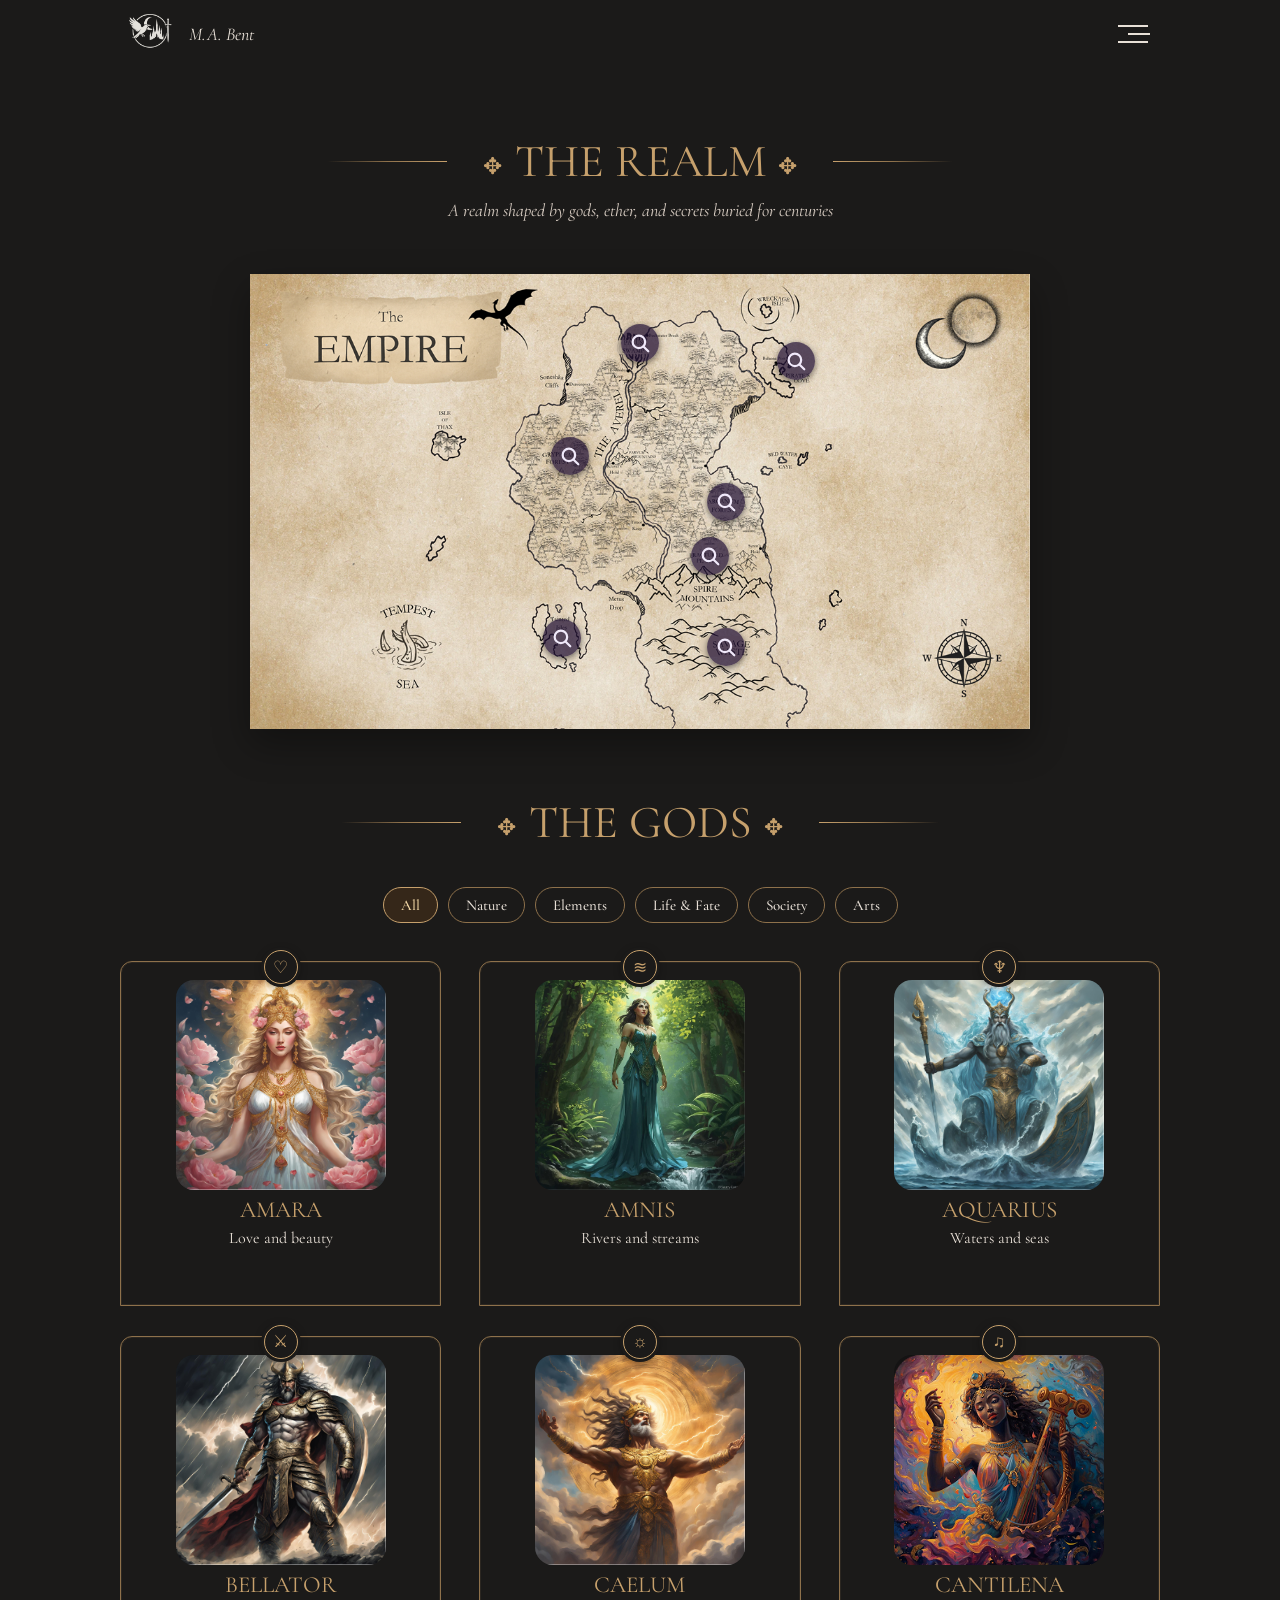
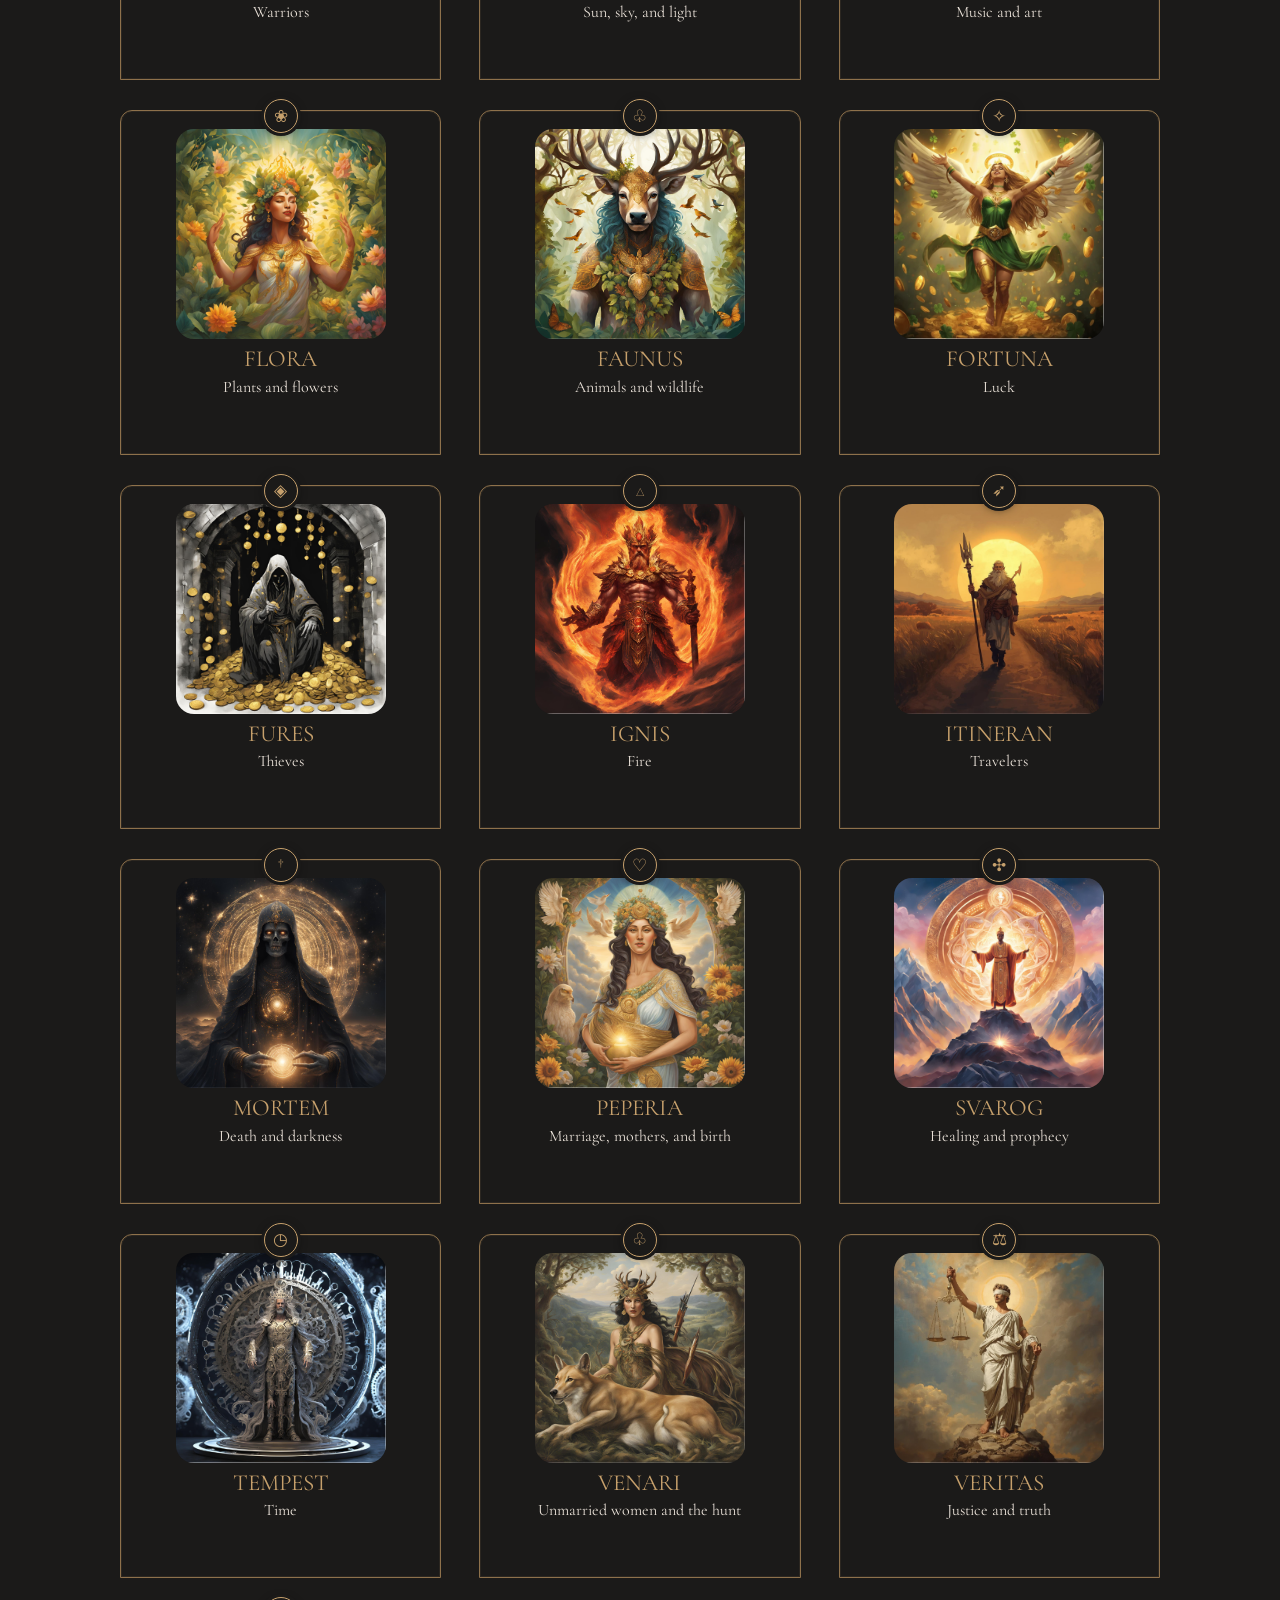
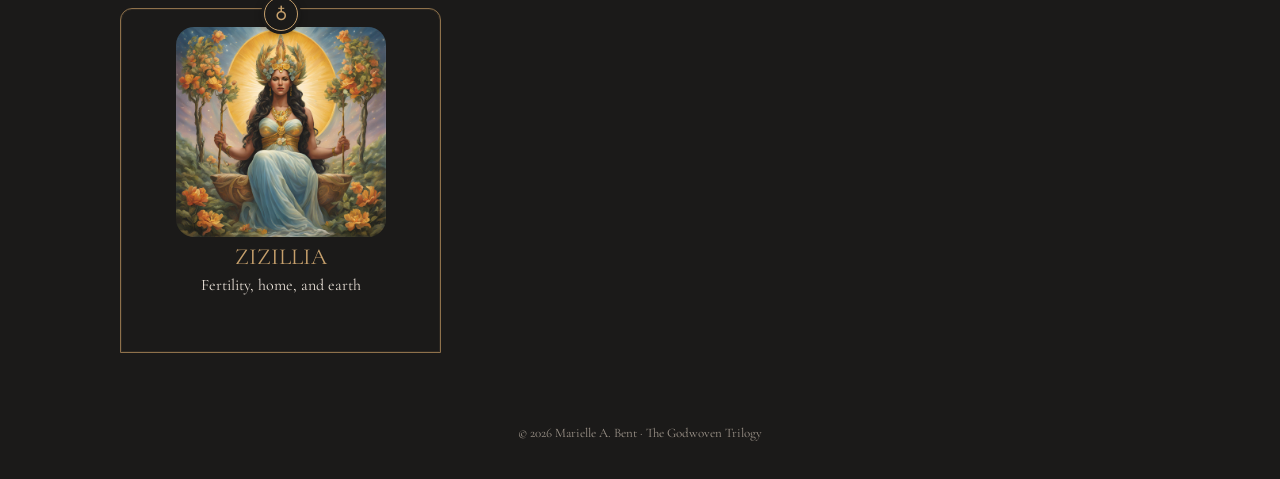
<file: realm.html>
<!doctype html>
<html lang="en">
  <head>
    <meta charset="utf-8">
    <meta name="viewport" content="width=device-width, initial-scale=1">
    <link rel="icon" type="image/svg+xml" href="images/favicon.svg">
    <meta name="theme-color" content="#191817">
    <meta name="description" content="Explore the world of the Godwoven Trilogy: its gods, forbidden ether, magical beings, and the Empire ruled beneath a dragon's watch.">
    <meta name="author" content="Marielle A. Bent">
    <meta name="robots" content="index, follow">
    <link rel="canonical" href="https://mariellebent.com/realm.html">
    <meta property="og:type" content="website">
    <meta property="og:site_name" content="Marielle Bent | Author">
    <meta property="og:title" content="The Godwoven World | Marielle Bent">
    <meta property="og:description" content="Explore the world of the Godwoven Trilogy: its gods, forbidden ether, magical beings, and the Empire ruled beneath a dragon's watch.">
    <meta property="og:url" content="https://mariellebent.com/realm.html">
    <meta property="og:image" content="https://mariellebent.com/images/realm-map.png">
    <meta property="og:image:alt" content="Antique fantasy map of the Empire">
    <meta name="twitter:card" content="summary_large_image">
    <meta name="twitter:title" content="The Godwoven World | Marielle Bent">
    <meta name="twitter:description" content="Explore the world of the Godwoven Trilogy: its gods, forbidden ether, magical beings, and the Empire ruled beneath a dragon's watch.">
    <meta name="twitter:image" content="https://mariellebent.com/images/realm-map.png">
    <title>Marielle Bent | Author</title>
    <link rel="preconnect" href="https://fonts.googleapis.com">
    <link rel="preconnect" href="https://fonts.gstatic.com" crossorigin>
    <link href="https://fonts.googleapis.com/css2?family=Cormorant+Garamond:ital,wght@0,400;0,500;0,600;1,400&display=swap" rel="stylesheet">
    <link rel="stylesheet" href="custom.css">
  </head>
  <body class="realm-page">
    <header class="page-header">
      <a class="brand" href="index.html" aria-label="Marielle A. Bent home">
        <img src="images/Logo.png" alt="">
        <span>M.A. Bent</span>
      </a>
      <button class="menu-button" type="button" aria-label="Menu" aria-expanded="false" aria-controls="site-menu">
        <span class="menu-icon" aria-hidden="true"><span></span><span></span><span></span></span>
      </button>
      <nav class="menu-panel" id="site-menu" aria-label="Main navigation" aria-hidden="true">
        <a href="index.html">Home</a>
        <a href="book.html">Explore the Godwoven Trilogy</a>
        <a href="characters.html">Meet the Characters</a>
        <a href="realm.html#god-directory" aria-current="page">The Godwoven World</a>
        <a href="contact.html">Contact</a>
      </nav>
    </header>

    <main>
      <section class="realm-intro" aria-labelledby="realm-title">
        <div class="title-row"><h1 id="realm-title">The Realm</h1></div>
        <p class="subtitle">A realm shaped by gods, ether, and secrets buried for centuries</p>
      </section>

      <section class="map-frame" aria-label="Map of the Empire">
        <img class="map-art" src="images/realm-map.png" alt="Antique fantasy map of the Empire, including the Tempest Sea, forests, mountain ranges, and compass rose">

        <button class="map-marker" style="--x:50%; --y:15%" type="button" aria-label="Show Palus Swamp" data-title="Palus Swamp" aria-expanded="false">
          <svg viewBox="0 0 24 24" fill="none" aria-hidden="true"><circle cx="10.8" cy="10.8" r="6.8" stroke="currentColor" stroke-width="2.4"/><path d="m16 16 5 5" stroke="currentColor" stroke-width="2.4" stroke-linecap="round"/></svg>
        </button>
        <button class="map-marker" style="--x:41%; --y:40%" type="button" aria-label="Show Gryphem Forest" data-title="Gryphem Forest" aria-expanded="false">
          <svg viewBox="0 0 24 24" fill="none" aria-hidden="true"><circle cx="10.8" cy="10.8" r="6.8" stroke="currentColor" stroke-width="2.4"/><path d="m16 16 5 5" stroke="currentColor" stroke-width="2.4" stroke-linecap="round"/></svg>
        </button>
        <button class="map-marker" style="--x:61%; --y:50%" type="button" aria-label="Show Arcanum Forest" data-title="Arcanum Forest" aria-expanded="false">
          <svg viewBox="0 0 24 24" fill="none" aria-hidden="true"><circle cx="10.8" cy="10.8" r="6.8" stroke="currentColor" stroke-width="2.4"/><path d="m16 16 5 5" stroke="currentColor" stroke-width="2.4" stroke-linecap="round"/></svg>
        </button>
        <button class="map-marker" style="--x:59%; --y:62%" type="button" aria-label="Show Fractured Plains" data-title="Fractured Plains" aria-expanded="false">
          <svg viewBox="0 0 24 24" fill="none" aria-hidden="true"><circle cx="10.8" cy="10.8" r="6.8" stroke="currentColor" stroke-width="2.4"/><path d="m16 16 5 5" stroke="currentColor" stroke-width="2.4" stroke-linecap="round"/></svg>
        </button>
        <button class="map-marker" style="--x:70%; --y:19%" type="button" aria-label="Show Pirates Cove" data-title="Pirates Cove" aria-expanded="false">
          <svg viewBox="0 0 24 24" fill="none" aria-hidden="true"><circle cx="10.8" cy="10.8" r="6.8" stroke="currentColor" stroke-width="2.4"/><path d="m16 16 5 5" stroke="currentColor" stroke-width="2.4" stroke-linecap="round"/></svg>
        </button>
        <button class="map-marker" style="--x:40%; --y:80%" type="button" aria-label="Show Tainted Isles" data-title="Tainted Isles" aria-expanded="false">
          <svg viewBox="0 0 24 24" fill="none" aria-hidden="true"><circle cx="10.8" cy="10.8" r="6.8" stroke="currentColor" stroke-width="2.4"/><path d="m16 16 5 5" stroke="currentColor" stroke-width="2.4" stroke-linecap="round"/></svg>
        </button>
        <button class="map-marker" style="--x:61%; --y:82%" type="button" aria-label="Show Savage Waste" data-title="Savage Waste" aria-expanded="false">
          <svg viewBox="0 0 24 24" fill="none" aria-hidden="true"><circle cx="10.8" cy="10.8" r="6.8" stroke="currentColor" stroke-width="2.4"/><path d="m16 16 5 5" stroke="currentColor" stroke-width="2.4" stroke-linecap="round"/></svg>
        </button>
        <output class="location-note" aria-live="polite"></output>
      </section>

      <section class="gods-intro" aria-labelledby="gods-title">
        <div class="title-row"><h2 class="gods-title" id="gods-title">The Gods</h2></div>
      </section>

      <nav class="god-filters" aria-label="Filter gods by domain">
        <button class="god-filter" type="button" data-filter="all" aria-pressed="true">All</button>
        <button class="god-filter" type="button" data-filter="nature" aria-pressed="false">Nature</button>
        <button class="god-filter" type="button" data-filter="elements" aria-pressed="false">Elements</button>
        <button class="god-filter" type="button" data-filter="fate" aria-pressed="false">Life &amp; Fate</button>
        <button class="god-filter" type="button" data-filter="society" aria-pressed="false">Society</button>
        <button class="god-filter" type="button" data-filter="arts" aria-pressed="false">Arts</button>
        <output class="god-filter-status" aria-live="polite">Showing all 19 gods.</output>
      </nav>

      <section class="god-section" id="god-directory">
        <div class="god-grid">
          <article class="god-card" id="god-amara" data-sigil="♡" data-domain="society">
            <img src="images/Religion/Amara%3ALove%26Beauty.png" alt="Amara">
            <h3>Amara</h3>
            <p>Love and beauty</p>
          </article>
          <article class="god-card" id="god-amnis" data-sigil="≋" data-domain="nature">
            <img src="images/Religion/Amnis%3ARivers%26Streams.png" alt="Amnis">
            <h3>Amnis</h3>
            <p>Rivers and streams</p>
          </article>
          <article class="god-card" id="god-aquarius" data-sigil="♆" data-domain="nature">
            <img src="images/aquarius-seas.png" alt="Aquarius">
            <h3>Aquarius</h3>
            <p>Waters and seas</p>
          </article>
          <article class="god-card" id="god-bellator" data-sigil="⚔" data-domain="society">
            <img src="images/Religion/Bellator%3AWarriors.png" alt="Bellator">
            <h3>Bellator</h3>
            <p>Warriors</p>
          </article>
          <article class="god-card" id="god-caelum" data-sigil="☼" data-domain="elements">
            <img src="images/Religion/Caelum%3Asun%2Csky%2Candlight.png" alt="Caelum">
            <h3>Caelum</h3>
            <p>Sun, sky, and light</p>
          </article>
          <article class="god-card" id="god-cantilena" data-sigil="♫" data-domain="arts">
            <img src="images/Religion/Cantilena%20music%20and%20art.png" alt="Cantilena, goddess of music and art">
            <h3>Cantilena</h3>
            <p>Music and art</p>
          </article>
          <article class="god-card" id="god-flora" data-sigil="❀" data-domain="nature">
            <img src="images/Religion/Flora%3APlants%26Flowers.png" alt="Flora">
            <h3>Flora</h3>
            <p>Plants and flowers</p>
          </article>
          <article class="god-card" id="god-faunus" data-sigil="♧" data-domain="nature">
            <img src="images/Religion/Faunus%3AAnimals%26Wildlife.png" alt="Faunus">
            <h3>Faunus</h3>
            <p>Animals and wildlife</p>
          </article>
          <article class="god-card" id="god-fortuna" data-sigil="✧" data-domain="fate">
            <img src="images/Religion/Fortuna%3ALuck.png" alt="Fortuna">
            <h3>Fortuna</h3>
            <p>Luck</p>
          </article>
          <article class="god-card" id="god-fures" data-sigil="◈" data-domain="society">
            <img src="images/Religion/Fures%3AThieves.png" alt="Fures">
            <h3>Fures</h3>
            <p>Thieves</p>
          </article>
          <article class="god-card" id="god-ignis" data-sigil="△" data-domain="elements">
            <img src="images/Religion/Ignis%3AFire.png" alt="Ignis">
            <h3>Ignis</h3>
            <p>Fire</p>
          </article>
          <article class="god-card" id="god-itineran" data-sigil="➶" data-domain="society">
            <img src="images/Religion/Itineran%3ATravelers.png" alt="Itineran">
            <h3>Itineran</h3>
            <p>Travelers</p>
          </article>
          <article class="god-card" id="god-mortem" data-sigil="†" data-domain="fate">
            <img src="images/Religion/Mortem%3Adeathanddarkness.png" alt="Mortem">
            <h3>Mortem</h3>
            <p>Death and darkness</p>
          </article>
          <article class="god-card" id="god-peperia" data-sigil="♡" data-domain="society">
            <img src="images/Religion/Peperia%3AMarriage%3AMothers%26Birth.png" alt="Peperia">
            <h3>Peperia</h3>
            <p>Marriage, mothers, and birth</p>
          </article>
          <article class="god-card" id="god-svarog" data-sigil="✣" data-domain="fate">
            <img src="images/Religion/Svarog%3AHealing%26Prophecy.png" alt="Svarog">
            <h3>Svarog</h3>
            <p>Healing and prophecy</p>
          </article>
          <article class="god-card" id="god-tempest" data-sigil="◷" data-domain="fate">
            <img src="images/Religion/tempus%3Atime.png" alt="Tempest">
            <h3>Tempest</h3>
            <p>Time</p>
          </article>
          <article class="god-card" id="god-venari" data-sigil="♧" data-domain="nature">
            <img src="images/Religion/Venari%3Aunmarriedwomen%26thehunt.png" alt="Venari">
            <h3>Venari</h3>
            <p>Unmarried women and the hunt</p>
          </article>
          <article class="god-card" id="god-veritas" data-sigil="⚖" data-domain="society">
            <img src="images/Religion/Veritas%3AJustice%26Truth.png" alt="Veritas">
            <h3>Veritas</h3>
            <p>Justice and truth</p>
          </article>
          <article class="god-card" id="god-zizillia" data-sigil="♁" data-domain="nature">
            <img src="images/Religion/Zizillia%3AFertility%2C%20Home%20%26Earth.png" alt="Zizillia">
            <h3>Zizillia</h3>
            <p>Fertility, home, and earth</p>
          </article>
        </div>
      </section>
    </main>
    <footer>© 2026 Marielle A. Bent · The Godwoven Trilogy</footer>
    <script src="custom.js" defer></script>
  </body>
</html>
</file>
<file: custom.css>
body.home-page, body.home-page *, body.home-page *::before, body.home-page *::after { box-sizing: border-box; }
body.book-page, body.book-page *, body.book-page *::before, body.book-page *::after { box-sizing: border-box; }
body.contact-page, body.contact-page *, body.contact-page *::before, body.contact-page *::after { box-sizing: border-box; }
body.realm-page, body.realm-page *, body.realm-page *::before, body.realm-page *::after { box-sizing: border-box; }

/* index.html */
body.home-page {
        color-scheme: dark;
        --ink: #1b1a19;
        --night: #101015;
        --gold: #c6a06c;
        --gold-muted: #8e714b;
        --cream: #e8e0d7;
        --muted: #c3b9b0;
        --purple: #211034;
        --serif: "Cormorant Garamond", Georgia, serif;
      }body.home-page * { box-sizing: border-box; }body.home-page { scroll-behavior: smooth; }body.home-page {
        margin: 0;
        background: var(--ink);
        color: var(--cream);
        font-family: var(--serif);
        font-size: 16px;
        line-height: 1.35;
      }body.home-page a { color: inherit; }body.home-page img { display: block; max-width: 100%; }body.home-page .site-header {
        height: 62px;
        width: 100%;
        padding: 0 clamp(22px, 4.5vw, 68px);
        display: flex;
        align-items: center;
        justify-content: space-between;
        position: fixed;
        top: 0;
        z-index: 10;
        background: transparent;
        transition: background-color .25s ease;
      }body.home-page .site-header.scrolled {
        background: #1d1c1b;
        backdrop-filter: blur(10px);
        -webkit-backdrop-filter: blur(10px);
      }body.home-page .brand {
        display: inline-flex;
        align-items: center;
        gap: 10px;
        text-decoration: none;
        color: var(--cream);
        font-size: 20px;
        letter-spacing: .06em;
      }body.home-page .brand img {       width: 60px; height: 60px; object-fit: cover; }body.home-page .menu-button {
        position: relative;
        z-index: 13;
        width: 52px;
        height: 46px;
        padding: 10px;
        border: 0;
        background: transparent;
        color: var(--cream);
        cursor: pointer;
      }body.home-page .menu-icon { display: grid; gap: 6px; }body.home-page .menu-icon span {
        width: 30px;
        height: 2px;
        display: block;
        background: var(--cream);
        transition: transform .3s ease, width .3s ease;
      }body.home-page .menu-icon span:nth-child(2) { width: 22px; justify-self: end; }body.home-page .menu-button[aria-expanded="true"] .menu-icon span:first-child { transform: translateY(8px) rotate(45deg); }body.home-page .menu-button[aria-expanded="true"] .menu-icon span:nth-child(2) { width: 30px; opacity: 0; }body.home-page .menu-button[aria-expanded="true"] .menu-icon span:last-child { transform: translateY(-8px) rotate(-45deg); }body.home-page .menu-panel {
        position: fixed;
        z-index: 12;
        top: 0;
        right: 0;
        width: min(390px, 88vw);
        height: 100vh;
        height: 100dvh;
        padding: 100px 38px 38px;
        border-left: 1px solid var(--gold-muted);
        background: #211f1e;
        box-shadow: -20px 0 60px #0008;
        display: flex;
        flex-direction: column;
        gap: 8px;
        visibility: hidden;
        transform: translateX(105%);
        transition: transform .35s ease, visibility .35s;
      }body.home-page .menu-panel.open { visibility: visible; transform: translateX(0); }body.home-page .menu-panel a {
        padding: 13px 0;
        border-bottom: 1px solid rgb(142 113 75 / 35%);
        text-decoration: none;
        font-size: 21px;
        letter-spacing: .04em;
      }body.home-page .menu-panel a:hover { color: var(--gold); }body.home-page.menu-open { overflow: hidden; }body.home-page .hero {
        min-height: 100vh;
        min-height: 100svh;
        padding: 68px 22px 58px;
        display: flex;
        flex-direction: column;
        align-items: center;
        justify-content: center;
        text-align: center;
        background:
          linear-gradient(180deg, rgba(8, 9, 15, .52), rgba(8, 8, 10, .78)),
          url("images/HeroHome.jpg") center 52% / cover no-repeat;
        background-position: center, center 52%;
      }body.home-page .hero-divider, body.home-page .hero h1, body.home-page .hero-tags, body.home-page .hero .actions { animation: hero-arrive .9s both; }body.home-page .hero h1 { animation-delay: .12s; }body.home-page .hero-tags { animation-delay: .24s; }body.home-page .hero .actions { animation-delay: .36s; }@keyframes hero-arrive {
        from { opacity: 0; transform: translateY(18px); }
        to { opacity: 1; transform: translateY(0); }
      }body.home-page .hero-divider {
        width: min(340px, 68vw);
        height: 52px;
        object-fit: contain;
        margin-bottom: 12px;
      }body.home-page h1, body.home-page h2, body.home-page h3, body.home-page p { margin-top: 0; }body.home-page .hero h1 {
        margin-bottom: 22px;
        color: var(--gold);
        font-size: clamp(38px, 6vw, 66px);
        font-weight: 400;
        line-height: .95;
        letter-spacing: .025em;
        text-transform: uppercase;
      }body.home-page .hero-tags {
        display: flex;
        justify-content: center;
        gap: clamp(24px, 7vw, 76px);
        margin-bottom: 58px;
        color: #e3d9e6;
        font-size: clamp(16px, 2vw, 20px);
      }body.home-page .actions { display: flex; flex-wrap: wrap; justify-content: center; gap: 18px; }body.home-page .button {
        min-height: 46px;
        padding: 9px 18px;
        border: 1px solid #6e5b79;
        border-radius: 5px;
        display: inline-flex;
        align-items: center;
        justify-content: center;
        gap: 10px;
        background: var(--purple);
        color: var(--cream);
        text-decoration: none;
        text-transform: uppercase;
        letter-spacing: .055em;
        font: 500 13px var(--serif);
        transition: border-color .2s ease, background .2s ease, transform .2s ease;
      }body.home-page .button:hover { border-color: var(--gold); transform: translateY(-2px); }body.home-page .button.outline { background: rgba(10, 10, 12, .55); border-color: #726a6a; }body.home-page .button-icon {
        width: 23px;
        height: 23px;
        display: grid;
        place-items: center;
        border: 1px solid var(--gold-muted);
        border-radius: 50%;
        color: var(--gold);
        font-size: 14px;
        line-height: 1;
      }body.home-page .section-wrap { width: min(1040px, calc(100% - 48px)); margin: 0 auto; }body.home-page .book-section {
        padding: 62px 0 74px;
      }body.home-page .book-feature {
        display: grid;
        grid-template-columns: minmax(240px, .85fr) 1.15fr;
        align-items: center;
        gap: clamp(32px, 7vw, 88px);
        max-width: 860px;
        margin: 0 auto;
      }body.home-page .book-art {
        max-height: 360px;
        width: auto;
        margin: 0 auto;
        object-fit: contain;
        filter: drop-shadow(0 18px 18px #0008);
        animation: book-drift 6s ease-in-out infinite;
      }@keyframes book-drift {
        0%, 100% { transform: translateY(0); }
        50% { transform: translateY(-8px); }
      }body.home-page .book-copy h2 {
        margin: 0 0 5px;
        color: var(--gold);
        font-size: 30px;
        font-weight: 500;
        line-height: 1;
        text-transform: uppercase;
      }body.home-page .eyebrow { margin-bottom: 16px; color: var(--muted); font-style: italic; font-size: 16px; }body.home-page .book-copy > p:not(.eyebrow) { max-width: 480px; color: #d6cfc8; font-size: 19px; line-height: 1.15; }body.home-page .book-tags { display: flex; flex-wrap: wrap; gap: 8px; margin: 15px 0 20px; }body.home-page .book-tags span {
        min-width: 92px;
        padding: 4px 10px;
        border: 1px solid #655e5a;
        border-radius: 5px;
        text-align: center;
        font-size: 14px;
      }body.home-page .book-copy .actions { justify-content: flex-start; }body.home-page .world-section { padding: 12px 0 76px; text-align: center; }body.home-page .section-divider { width: min(350px, 70vw); height: 50px; object-fit: contain; margin: 0 auto 10px; }body.home-page .section-title {
        margin-bottom: 8px;
        color: var(--gold);
        font-size: clamp(32px, 4.5vw, 46px);
        font-weight: 400;
        line-height: 1;
        text-transform: uppercase;
      }body.home-page .section-subtitle { margin-bottom: 40px; color: #d4c9c1; font-size: 19px; font-style: italic; }body.home-page .world-cards { display: grid; grid-template-columns: repeat(3, 1fr); gap: 20px; }body.home-page .world-card {
        min-height: 290px;
        padding: 20px 18px 18px;
        border: 1px solid var(--gold-muted);
        border-radius: 21px;
        display: flex;
        flex-direction: column;
        align-items: center;
        background: #1d1b1a;
        transition: transform .3s ease, border-color .3s ease, box-shadow .3s ease;
      }body.home-page .world-card:hover { transform: translateY(-6px); border-color: var(--gold); box-shadow: 0 14px 32px #0005; }body.home-page .world-card img { width: min(190px, 90%); height: 55px; object-fit: contain; margin-bottom: 8px; }body.home-page .world-card:nth-child(2) img { width: 150px; }body.home-page .world-card h3 { margin: 4px 0 7px; color: var(--gold); font-size: 21px; font-weight: 500; }body.home-page .world-card .tagline { min-height: 32px; margin-bottom: 10px; color: #cfc4ba; font-size: 14px; font-style: italic; }body.home-page .world-card p:last-of-type { flex: 1; max-width: 260px; color: #ded6cf; font-size: 14px; line-height: 1.1; }body.home-page .world-card .button { margin-top: 24px; }body.home-page .author-section { padding: 0 0 76px; }body.home-page .author-card {
        border: 1px solid var(--gold-muted);
        border-radius: 21px;
        padding: 18px clamp(20px, 6vw, 72px);
        display: grid;
        grid-template-columns: minmax(230px, .85fr) 1.15fr;
        align-items: center;
        gap: clamp(24px, 7vw, 76px);
      }body.home-page .reveal { opacity: 0; transform: translateY(24px); transition: opacity .7s ease, transform .7s ease; }body.home-page .reveal.is-visible { opacity: 1; transform: translateY(0); }body.home-page .author-portrait { width: min(330px, 100%); aspect-ratio: 1; object-fit: cover; border-radius: 50%; }body.home-page .author-copy .eyebrow { margin-bottom: 2px; font-size: 18px; }body.home-page .author-copy h2 { margin-bottom: 12px; color: var(--cream); font-size: clamp(30px, 4.5vw, 42px); font-weight: 400; line-height: 1; text-transform: uppercase; }body.home-page .author-copy p:not(.eyebrow) { margin-bottom: 18px; color: #d5cdc6; font-size: 15px; line-height: 1.18; }body.home-page .author-copy .button { color: var(--gold); background: transparent; }body.home-page .newsletter {
        min-height: 300px;
        padding: 48px 24px;
        display: flex;
        flex-direction: column;
        align-items: center;
        justify-content: center;
        text-align: center;
        background:
          linear-gradient(90deg, rgba(10, 8, 16, .68), rgba(10, 8, 16, .62)),
          url("images/Newsletterbg (1).jpg") center / cover no-repeat;
      }body.home-page .newsletter h2 { margin-bottom: 3px; color: var(--gold); font-size: clamp(31px, 4.5vw, 44px); font-weight: 500; line-height: 1; text-transform: uppercase; }body.home-page .newsletter .promise { margin-bottom: 20px; font-size: 22px; font-style: italic; }body.home-page .newsletter p:not(.promise) { max-width: 600px; margin-bottom: 22px; color: #ddd4cf; font-size: 18px; line-height: 1.2; }body.home-page .newsletter .button { min-width: 180px; }body.home-page footer {
        padding: 14px 16px;
        background: var(--ink);
        color: #9f958b;
        font-size: 13px;
        text-align: center;
      }body.home-page :focus-visible { outline: 2px solid var(--gold); outline-offset: 4px; }@media (max-width: 700px) {body.home-page { font-size: 16px; }body.home-page .hero { background-position: 44% center; }body.home-page .hero-tags { gap: 12px 22px; margin-bottom: 54px; flex-wrap: wrap; }body.home-page .book-section { padding: 55px 0 70px; }body.home-page .book-feature { grid-template-columns: 1fr; gap: 28px; }body.home-page .book-art { max-height: 300px; }body.home-page .book-copy { text-align: center; }body.home-page .book-copy > p:not(.eyebrow) { margin-left: auto; margin-right: auto; font-size: 18px; }body.home-page .book-copy .actions { justify-content: center; }body.home-page .world-section { padding-bottom: 70px; }body.home-page .section-subtitle { margin-bottom: 34px; }body.home-page .world-cards { grid-template-columns: 1fr; max-width: 420px; margin: 0 auto; gap: 16px; }body.home-page .world-card { min-height: 270px; }body.home-page .author-section { padding-bottom: 70px; }body.home-page .author-card { grid-template-columns: 1fr; gap: 24px; padding: 26px; text-align: center; }body.home-page .author-portrait { width: min(270px, 100%); margin: 0 auto; }body.home-page .newsletter { min-height: 300px; }
      }@media (prefers-reduced-motion: reduce) {body.home-page { scroll-behavior: auto; }body.home-page *, body.home-page *::before, body.home-page *::after { transition-duration: .01ms !important; }body.home-page .hero-divider, body.home-page .hero h1, body.home-page .hero-tags, body.home-page .hero .actions, body.home-page .book-art { animation: none !important; }body.home-page .reveal { opacity: 1; transform: none; transition: none; }
      }
    

/* book.html */
body.book-page {
        color-scheme: dark;
        --night: #030a10;
        --gold: #c6a06c;
        --gold-muted: #806747;
        --cream: #e8e0d7;
        --muted: #c3b9b0;
        --purple: #211034;
        --serif: "Cormorant Garamond", Georgia, serif;
      }body.book-page * { box-sizing: border-box; }body.book-page { scroll-behavior: smooth; }body.book-page {
        margin: 0;
        background: var(--night);
        color: var(--cream);
        font: 16px/1.3 var(--serif);
      }body.book-page a { color: inherit; }body.book-page img { display: block; max-width: 100%; }body.book-page h1, body.book-page h2, body.book-page h3, body.book-page p { margin-top: 0; }body.book-page .page-header {
        position: relative;
        z-index: 10;
        width: min(1040px, calc(100% - 56px));
        height: 60px;
        margin: 0 auto;
        display: flex;
        align-items: center;
        justify-content: space-between;
      }body.book-page .brand {
        display: inline-flex;
        align-items: center;
        gap: 9px;
        color: var(--cream);
        text-decoration: none;
        font-size: 16px;
        font-style: italic;
      }body.book-page .brand img { width: 60px; height: 60px; object-fit: cover; }body.book-page .menu-button {
        position: relative;
        z-index: 13;
        width: 52px;
        height: 46px;
        padding: 10px;
        border: 0;
        background: transparent;
        color: var(--cream);
        cursor: pointer;
      }body.book-page .menu-icon { display: grid; gap: 6px; }body.book-page .menu-icon span {
        width: 30px;
        height: 2px;
        display: block;
        background: var(--cream);
        transition: transform .3s ease, width .3s ease;
      }body.book-page .menu-icon span:nth-child(2) { width: 22px; justify-self: end; }body.book-page .menu-button[aria-expanded="true"] .menu-icon span:first-child { transform: translateY(8px) rotate(45deg); }body.book-page .menu-button[aria-expanded="true"] .menu-icon span:nth-child(2) { width: 30px; opacity: 0; }body.book-page .menu-button[aria-expanded="true"] .menu-icon span:last-child { transform: translateY(-8px) rotate(-45deg); }body.book-page .menu-panel {
        position: fixed;
        z-index: 12;
        top: 0;
        right: 0;
        width: min(390px, 88vw);
        height: 100vh;
        height: 100dvh;
        padding: 100px 38px 38px;
        border-left: 1px solid var(--gold-muted);
        background: #211f1e;
        box-shadow: -20px 0 60px #0008;
        display: flex;
        flex-direction: column;
        gap: 8px;
        visibility: hidden;
        transform: translateX(105%);
        transition: transform .35s ease, visibility .35s;
      }body.book-page .menu-panel.open { visibility: visible; transform: translateX(0); }body.book-page .menu-panel a {
        padding: 13px 0;
        border-bottom: 1px solid rgb(142 113 75 / 35%);
        color: var(--cream);
        font-size: 21px;
        letter-spacing: .04em;
        text-decoration: none;
      }body.book-page .menu-panel a:hover { color: var(--gold); }body.book-page.menu-open { overflow: hidden; }body.book-page .page-main { width: min(1040px, calc(100% - 56px)); margin: 0 auto; }body.book-page .trilogy-intro { padding: 10px 0 54px; text-align: center; }body.book-page .trilogy-intro .title-row, body.book-page .trilogy-intro .intro-subtitle, body.book-page .trilogy-intro .book-gallery { animation: hero-arrive .9s both; }body.book-page .trilogy-intro .intro-subtitle { animation-delay: .12s; }body.book-page .trilogy-intro .book-gallery { animation-delay: .24s; }@keyframes hero-arrive {
        from { opacity: 0; transform: translateY(18px); }
        to { opacity: 1; transform: translateY(0); }
      }body.book-page .title-row {
        display: flex;
        align-items: center;
        justify-content: center;
        gap: clamp(14px, 3vw, 36px);
      }body.book-page .title-row::before, body.book-page .title-row::after {
        content: "";
        width: clamp(40px, 10vw, 120px);
        height: 1px;
        background: linear-gradient(90deg, transparent, var(--gold-muted), var(--gold));
        position: relative;
      }body.book-page .title-row::before { background: linear-gradient(90deg, transparent, var(--gold-muted), var(--gold)); }body.book-page .title-row::after { background: linear-gradient(90deg, var(--gold), var(--gold-muted), transparent); }body.book-page .title-row::before { box-shadow: 28px 0 0 -0.2px var(--gold-muted); }body.book-page .title-row h1 {
        margin: 0;
        color: var(--gold);
        font-size: clamp(29px, 4.5vw, 42px);
        font-weight: 400;
        line-height: 1;
        text-transform: uppercase;
        white-space: nowrap;
      }body.book-page .title-row h1::before, body.book-page .title-row h1::after { content: "✥"; color: var(--gold); font-size: .52em; vertical-align: middle; }body.book-page .title-row h1::before { margin-right: .5em; }body.book-page .title-row h1::after { margin-left: .5em; }body.book-page .intro-subtitle { margin: 10px 0 26px; color: #d6cbc1; font-size: 16px; font-style: italic; }body.book-page .book-gallery {
        min-height: 285px;
        display: flex;
        align-items: center;
        justify-content: center;
        gap: clamp(24px, 6vw, 72px);
      }body.book-page .book-cover {
        position: relative;
        flex: none;
      }body.book-page .book-cover img {
        width: 100%;
        height: 100%;
        object-fit: contain;
        filter: drop-shadow(0 9px 12px #0009);
      }body.book-page .cover-status {
        position: absolute;
        left: 50%;
        bottom: 12%;
        transform: translateX(-50%);
        padding: 3px 6px;
        border: 1px solid rgba(198, 160, 108, .72);
        background: rgba(3, 10, 16, .86);
        color: var(--gold);
        font-size: clamp(8px, .9vw, 11px);
        line-height: 1.1;
        text-align: center;
        text-transform: uppercase;
        letter-spacing: .04em;
        white-space: nowrap;
      }body.book-page .gallery-book { width: clamp(100px, 15vw, 170px); aspect-ratio: .7; }body.book-page .gallery-book.featured { width: clamp(115px, 17vw, 190px); aspect-ratio: .7; }body.book-page .gallery-book img { height: 100%; }body.book-page .gallery-book.featured { animation: book-drift 6s ease-in-out infinite; }@keyframes book-drift {
        0%, 100% { transform: translateY(0); }
        50% { transform: translateY(-8px); }
      }body.book-page .book-detail {
        margin-bottom: 28px;
        padding: 16px;
        border: 1px solid var(--gold-muted);
        border-radius: 30px;
        display: grid;
        grid-template-columns: minmax(150px, .65fr) 1.2fr 1fr;
        align-items: center;
        gap: clamp(16px, 3.5vw, 34px);
        overflow: hidden;
      }body.book-page .book-detail-cover { width: 100%; max-width: 150px; aspect-ratio: .7; margin: auto; }body.book-page .book-detail-copy { padding-left: clamp(8px, 2vw, 20px); }body.book-page .book-detail-copy h2, body.book-page .coming-copy h2, body.book-page .character-copy h2 {
        margin-bottom: 3px;
        color: var(--gold);
        font-size: clamp(22px, 2.7vw, 30px);
        font-weight: 400;
        line-height: 1;
        text-transform: uppercase;
      }body.book-page .book-detail-copy .subtitle, body.book-page .coming-copy .subtitle { margin-bottom: 11px; font-size: 16px; font-style: italic; }body.book-page .book-detail-copy p:not(.subtitle) { margin-bottom: 8px; color: #d5ccc4; font-size: 13px; line-height: 1.16; }body.book-page .book-facts h3 {
        margin: 12px 0 7px;
        color: var(--gold);
        font-size: 15px;
        font-weight: 500;
      }body.book-page .book-facts h3:first-child { margin-top: 0; }body.book-page .book-facts h3::before { content: "✥"; padding-right: 7px; }body.book-page .fact-list { display: flex; flex-wrap: wrap; gap: 5px 11px; color: #d4cbc1; font-size: 12px; }body.book-page .retail-links { display: flex; flex-wrap: wrap; gap: 7px; }body.book-page .retail-links span {
        min-width: 78px;
        padding: 4px 8px;
        border: 1px solid #494640;
        border-radius: 2px;
        text-align: center;
        color: #817c73;
        background: rgb(255 255 255 / 4%);
        font-size: 12px;
        opacity: .65;
      }body.book-page .coming-book {
        min-height: 180px;
        margin-bottom: 26px;
        padding: 16px 22px 16px 18px;
        border: 1px solid var(--gold-muted);
        border-radius: 28px;
        display: grid;
        grid-template-columns: 125px 1fr auto;
        align-items: center;
        gap: 22px;
        background:
          linear-gradient(90deg, var(--night) 0%, rgba(3, 10, 16, .96) 62%, rgba(3, 10, 16, .5)),
          url("images/HeroHome.jpg") right center / auto 100% no-repeat;
        overflow: hidden;
      }body.book-page .coming-book.third {
        min-height: 180px;
        margin-bottom: 60px;
      }body.book-page .coming-book > .book-cover { width: 108px; aspect-ratio: .7; margin: auto; }body.book-page .coming-copy p:not(.subtitle) { margin-bottom: 8px; color: #d5ccc4; font-size: 13px; }body.book-page .coming-label { margin: 14px 0 0; text-align: center; font-size: 14px; text-transform: uppercase; }body.book-page .button {
        min-height: 40px;
        padding: 7px 12px;
        border: 1px solid #6e5b79;
        border-radius: 5px;
        display: inline-flex;
        align-items: center;
        justify-content: center;
        gap: 9px;
        background: var(--purple);
        color: var(--cream);
        text-decoration: none;
        text-transform: uppercase;
        letter-spacing: .04em;
        white-space: nowrap;
        font: 500 11px var(--serif);
        transition: border-color .2s ease, transform .2s ease;
      }body.book-page .button:hover { border-color: var(--gold); transform: translateY(-2px); }body.book-page .button-icon {
        width: 20px;
        height: 20px;
        border: 1px solid var(--gold-muted);
        border-radius: 50%;
        display: grid;
        place-items: center;
        color: var(--gold);
        font-size: 13px;
      }body.book-page .soon-note { margin: 0; color: var(--gold); font-size: 13px; text-align: center; text-transform: uppercase; }body.book-page .world-section { padding: 0 0 58px; text-align: center; }body.book-page .section-divider { width: min(320px, 65vw); height: 42px; margin: 0 auto 10px; object-fit: contain; }body.book-page .world-section h2 {
        margin-bottom: 8px;
        color: var(--gold);
        font-size: clamp(31px, 4.5vw, 42px);
        font-weight: 400;
        line-height: 1;
        text-transform: uppercase;
      }body.book-page .world-section > p { margin-bottom: 38px; color: #d6cbc1; font-size: 16px; font-style: italic; }body.book-page .world-cards { display: grid; grid-template-columns: repeat(3, 1fr); gap: 20px; }body.book-page .world-card {
        min-height: 270px;
        padding: 17px 15px;
        border: 1px solid var(--gold-muted);
        border-radius: 20px 20px 0 0;
        display: flex;
        flex-direction: column;
        align-items: center;
        background: rgba(3, 10, 16, .55);
        transition: transform .3s ease, border-color .3s ease, box-shadow .3s ease;
      }body.book-page .world-card:hover { transform: translateY(-6px); border-color: var(--gold); box-shadow: 0 14px 32px #0006; }body.book-page .world-card img { width: min(150px, 90%); height: 38px; margin-bottom: 6px; object-fit: contain; }body.book-page .world-card:nth-child(2) img { width: 130px; }body.book-page .world-card h3 { margin: 2px 0 5px; color: var(--gold); font-size: 19px; font-weight: 400; text-transform: uppercase; }body.book-page .world-card .tagline { min-height: 30px; margin-bottom: 8px; font-size: 13px; font-style: italic; }body.book-page .world-card p:not(.tagline) { flex: 1; margin-bottom: 12px; color: #d6cdc5; font-size: 13px; line-height: 1.1; }body.book-page .world-card .button { min-height: 35px; margin-top: 12px; padding: 5px 9px; font-size: 10px; }body.book-page .character-section {
        margin: 0 0 76px;
        padding: 15px;
        border: 1px solid var(--gold-muted);
        border-radius: 24px;
        display: grid;
        grid-template-columns: 1.2fr .9fr;
        align-items: center;
        gap: 20px;
      }body.book-page .reveal { opacity: 0; transform: translateY(24px); transition: opacity .7s ease, transform .7s ease; }body.book-page .reveal.is-visible { opacity: 1; transform: translateY(0); }body.book-page .character-image { width: 100%; aspect-ratio: 1.5; object-fit: cover; }body.book-page .character-copy { padding: 10px; text-align: center; }body.book-page .character-copy h2 { font-size: clamp(29px, 4.5vw, 40px); }body.book-page .character-copy .epithet { margin-bottom: 20px; font-size: 16px; font-style: italic; }body.book-page .character-copy p:not(.epithet) { margin-bottom: 20px; color: #d5ccc4; font-size: 15px; }body.book-page footer { min-height: 54px; color: #9e958b; text-align: center; font-size: 13px; }body.book-page :focus-visible { outline: 2px solid var(--gold); outline-offset: 4px; }@media (max-width: 760px) {body.book-page .page-header, body.book-page .page-main { width: min(100% - 40px, 520px); }body.book-page .trilogy-intro { padding-top: 18px; padding-bottom: 38px; }body.book-page .title-row { gap: 8px; }body.book-page .title-row::before, body.book-page .title-row::after { width: 20px; }body.book-page .title-row h1 { font-size: clamp(23px, 5.6vw, 35px); white-space: normal; }body.book-page .title-row h1::before, body.book-page .title-row h1::after { display: none; }body.book-page .book-gallery { min-height: 225px; gap: 12px; }body.book-page .gallery-book { width: 28%; }body.book-page .gallery-book.featured { width: 34%; }body.book-page .book-detail { grid-template-columns: 90px 1fr; gap: 14px; padding: 14px; border-radius: 20px; }body.book-page .book-detail-cover { width: 90px; }body.book-page .book-facts { grid-column: 1 / -1; border-top: 1px solid #514638; padding-top: 12px; }body.book-page .book-facts h3 { display: inline-block; margin-right: 12px; }body.book-page .book-facts h3:first-child { margin-top: 12px; }body.book-page .coming-book, body.book-page .coming-book.third {
          min-height: 155px;
          grid-template-columns: 80px 1fr;
          gap: 14px;
          padding: 14px;
          margin-bottom: 18px;
          border-radius: 20px;
        }body.book-page .coming-book > .book-cover { width: 72px; }body.book-page .coming-book > .button, body.book-page .coming-book > .soon-note { grid-column: 2; justify-self: start; }body.book-page .coming-book.third { margin-bottom: 46px; }body.book-page .world-cards { grid-template-columns: 1fr; max-width: 400px; margin: 0 auto; gap: 14px; }body.book-page .world-card { min-height: 250px; }body.book-page .world-section > p { margin-bottom: 26px; }body.book-page .character-section { grid-template-columns: 1fr; gap: 14px; padding: 12px; margin-bottom: 50px; }body.book-page .character-image { aspect-ratio: 1.5; }
      }@media (max-width: 420px) {body.book-page .book-detail { grid-template-columns: 74px 1fr; }body.book-page .book-detail-copy h2, body.book-page .coming-copy h2 { font-size: 21px; }body.book-page .intro-subtitle { font-size: 15px; }body.book-page .coming-book { grid-template-columns: 64px 1fr; }body.book-page .coming-book > .book-cover { width: 60px; }body.book-page .button { white-space: normal; }
      }@media (prefers-reduced-motion: reduce) {body.book-page { scroll-behavior: auto; }body.book-page *, body.book-page *::before, body.book-page *::after { transition-duration: .01ms !important; }body.book-page .trilogy-intro .title-row, body.book-page .trilogy-intro .intro-subtitle, body.book-page .trilogy-intro .book-gallery, body.book-page .gallery-book.featured { animation: none !important; }body.book-page .reveal { opacity: 1; transform: none; transition: none; }
      }
    

/* contact.html */
body.contact-page {
        color-scheme: dark;
        --ink: #1b1a19;
        --gold: #c6a06c;
        --gold-muted: #8e714b;
        --cream: #e8e0d7;
        --serif: "Cormorant Garamond", Georgia, serif;
      }body.contact-page * { box-sizing: border-box; }body.contact-page {
        min-height: 100vh;
        margin: 0;
        background:
          radial-gradient(ellipse at 50% 40%, rgb(91 62 35 / 18%), transparent 58%),
          var(--ink);
        color: var(--cream);
        font: 16px/1.35 var(--serif);
      }body.contact-page a { color: inherit; }body.contact-page .site-header {
        position: fixed;
        z-index: 10;
        top: 0;
        width: 100%;
        height: 62px;
        padding: 0 clamp(22px, 4.5vw, 68px);
        display: flex;
        align-items: center;
        justify-content: space-between;
        transition: background-color .25s ease;
      }body.contact-page .site-header.scrolled {
        background: #1d1c1b;
        backdrop-filter: blur(10px);
        -webkit-backdrop-filter: blur(10px);
      }body.contact-page .brand {
        display: inline-flex;
        align-items: center;
        gap: 10px;
        color: var(--cream);
        font-size: 20px;
        letter-spacing: .06em;
        text-decoration: none;
      }body.contact-page .brand img { width: 60px; height: 60px; object-fit: cover; }body.contact-page .menu-button {
        position: relative;
        z-index: 13;
        width: 52px;
        height: 46px;
        padding: 10px;
        border: 0;
        background: transparent;
        color: var(--cream);
        cursor: pointer;
      }body.contact-page .menu-icon { display: grid; gap: 6px; }body.contact-page .menu-icon span {
        width: 30px;
        height: 2px;
        display: block;
        background: var(--cream);
        transition: transform .3s ease, width .3s ease;
      }body.contact-page .menu-icon span:nth-child(2) { width: 22px; justify-self: end; }body.contact-page .menu-button[aria-expanded="true"] .menu-icon span:first-child { transform: translateY(8px) rotate(45deg); }body.contact-page .menu-button[aria-expanded="true"] .menu-icon span:nth-child(2) { width: 30px; opacity: 0; }body.contact-page .menu-button[aria-expanded="true"] .menu-icon span:last-child { transform: translateY(-8px) rotate(-45deg); }body.contact-page .menu-panel {
        position: fixed;
        z-index: 12;
        top: 0;
        right: 0;
        width: min(390px, 88vw);
        height: 100vh;
        height: 100dvh;
        padding: 100px 38px 38px;
        border-left: 1px solid var(--gold-muted);
        background: #211f1e;
        box-shadow: -20px 0 60px #0008;
        display: flex;
        flex-direction: column;
        gap: 8px;
        visibility: hidden;
        transform: translateX(105%);
        transition: transform .35s ease, visibility .35s;
      }body.contact-page .menu-panel.open { visibility: visible; transform: translateX(0); }body.contact-page .menu-panel a {
        padding: 13px 0;
        border-bottom: 1px solid rgb(142 113 75 / 35%);
        color: var(--cream);
        font-size: 21px;
        letter-spacing: .04em;
        text-decoration: none;
      }body.contact-page .menu-panel a:hover { color: var(--gold); }body.contact-page.menu-open { overflow: hidden; }body.contact-page main {
        width: min(760px, calc(100% - 40px));
        min-height: 100vh;
        margin: 0 auto;
        padding: 132px 0 76px;
        display: flex;
        flex-direction: column;
        justify-content: center;
        text-align: center;
      }body.contact-page .contact-intro { animation: arrive .8s both; }body.contact-page .eyebrow {
        margin: 0 0 12px;
        color: var(--gold);
        font-size: 16px;
        letter-spacing: .18em;
        text-transform: uppercase;
      }body.contact-page h1 {
        margin: 0;
        color: var(--gold);
        font-size: clamp(42px, 7vw, 64px);
        font-weight: 400;
        line-height: 1;
        text-transform: uppercase;
      }body.contact-page .title-rule {
        width: min(290px, 64vw);
        height: 28px;
        margin: 17px auto 16px;
        display: flex;
        align-items: center;
        gap: 12px;
        color: var(--gold);
      }body.contact-page .title-rule::before, body.contact-page .title-rule::after {
        height: 1px;
        flex: 1;
        content: "";
        background: linear-gradient(90deg, transparent, var(--gold-muted), var(--gold));
      }body.contact-page .title-rule::after { transform: rotate(180deg); }body.contact-page .title-rule span { font-size: 20px; }body.contact-page .intro-copy {
        max-width: 520px;
        margin: 0 auto;
        color: #d6cbc1;
        font-size: 20px;
        font-style: italic;
      }body.contact-page .contact-links {
        display: grid;
        grid-template-columns: repeat(2, minmax(0, 1fr));
        gap: 16px;
        margin: 48px auto 0;
        width: min(100%, 560px);
        animation: arrive .8s .14s both;
      }body.contact-page .contact-link {
        min-height: 82px;
        padding: 16px 20px;
        border: 1px solid var(--gold-muted);
        background: rgb(27 26 25 / 70%);
        display: flex;
        align-items: center;
        gap: 16px;
        color: var(--cream);
        font-size: 19px;
        text-align: left;
        text-decoration: none;
        transition: border-color .2s ease, background-color .2s ease, transform .2s ease;
      }body.contact-page .contact-link:hover {
        transform: translateY(-2px);
        border-color: var(--gold);
        background: #27221b;
      }body.contact-page .contact-link svg {
        width: 28px;
        height: 28px;
        flex: 0 0 28px;
        fill: currentColor;
        color: var(--gold);
      }body.contact-page .contact-link.email { grid-column: 1 / -1; justify-content: center; }body.contact-page .contact-link.email svg { width: 24px; height: 24px; flex-basis: 24px; }body.contact-page .tiktok-gallery {
        display: grid;
        grid-template-columns: minmax(180px, .65fr) minmax(0, 1.5fr);
        align-items: center;
        gap: clamp(24px, 5vw, 56px);
        width: min(100%, 1000px);
        margin: 72px auto 0;
        padding-top: 34px;
        border-top: 1px solid var(--gold-muted);
      }body.contact-page .tiktok-author { text-align: center; }body.contact-page .tiktok-author img {
        width: min(190px, 100%);
        aspect-ratio: 1;
        margin: 0 auto 20px;
        border: 1px solid var(--gold-muted);
        border-radius: 50%;
        object-fit: cover;
      }body.contact-page .tiktok-author .eyebrow { margin-bottom: 8px; font-size: 13px; }body.contact-page .tiktok-author h2, body.contact-page .tiktok-posts h2 {
        margin: 0 0 16px;
        color: var(--gold);
        font-size: clamp(28px, 4vw, 38px);
        font-weight: 400;
      }body.contact-page .tiktok-author > a { color: #d6cbc1; text-decoration-color: var(--gold-muted); }body.contact-page .tiktok-posts { min-width: 0; }body.contact-page .tiktok-posts h2 { text-align: left; }body.contact-page .tiktok-post-carousel {
        display: flex;
        gap: 14px;
        overflow-x: auto;
        padding: 4px 2px 16px;
        scroll-snap-type: x mandatory;
        scrollbar-color: var(--gold-muted) #211f1e;
      }body.contact-page .tiktok-post-card {
        position: relative;
        display: block;
        flex: 0 0 clamp(140px, 15vw, 176px);
        overflow: hidden;
        border: 1px solid var(--gold-muted);
        border-radius: 10px;
        background: #211f1e;
        color: var(--cream);
        text-align: left;
        text-decoration: none;
        scroll-snap-align: start;
        transition: border-color .2s ease, transform .2s ease;
      }body.contact-page .tiktok-post-card:hover { transform: translateY(-3px); border-color: var(--gold); }body.contact-page .tiktok-post-card img {
        display: block;
        width: 100%;
        aspect-ratio: 9 / 16;
        object-fit: cover;
      }body.contact-page .tiktok-post-play {
        position: absolute;
        top: 38%;
        left: 50%;
        display: grid;
        place-items: center;
        width: 42px;
        height: 42px;
        border: 1px solid rgb(255 255 255 / 65%);
        border-radius: 50%;
        background: rgb(10 10 10 / 55%);
        color: white;
        font-family: sans-serif;
        font-size: 15px;
        transform: translate(-50%, -50%);
      }body.contact-page .tiktok-post-title { display: block; min-height: 54px; padding: 11px 12px; color: #e4d6c5; font-size: 15px; line-height: 1.25; }body.contact-page .tiktok-post-card:focus-visible, body.contact-page .contact-link:focus-visible, body.contact-page .menu-button:focus-visible, body.contact-page .brand:focus-visible {
        outline: 2px solid var(--gold);
        outline-offset: 4px;
      }body.contact-page footer {
        min-height: 54px;
        padding: 16px;
        color: #9e958b;
        text-align: center;
        font-size: 13px;
      }@keyframes arrive {
        from { opacity: 0; transform: translateY(18px); }
        to { opacity: 1; transform: translateY(0); }
      }@media (max-width: 700px) {body.contact-page .tiktok-gallery { grid-template-columns: 1fr; gap: 34px; margin-top: 52px; }body.contact-page .tiktok-author img { width: min(150px, 42vw); }body.contact-page .tiktok-posts h2 { text-align: center; }body.contact-page .tiktok-post-card { flex-basis: 160px; }
      }@media (max-width: 520px) {body.contact-page main { padding-top: 105px; }body.contact-page .contact-links { grid-template-columns: 1fr; gap: 12px; margin-top: 34px; }body.contact-page .contact-link { min-height: 66px; padding: 12px 18px; }body.contact-page .contact-link.email { grid-column: auto; justify-content: flex-start; }body.contact-page .intro-copy { font-size: 18px; }
      }@media (prefers-reduced-motion: reduce) {body.contact-page *, body.contact-page *::before, body.contact-page *::after { transition-duration: .01ms !important; }body.contact-page .contact-intro, body.contact-page .contact-links { animation: none !important; }
      }
    

/* realm.html */
body.realm-page {
        color-scheme: dark;
        --ink: #1b1a19;
        --gold: #c6a06c;
        --gold-muted: #8e714b;
        --cream: #e8e0d7;
        --serif: "Cormorant Garamond", Georgia, serif;
      }body.realm-page * { box-sizing: border-box; }body.realm-page {
        min-height: 100vh;
        margin: 0;
        background: var(--ink);
        color: var(--cream);
        font: 16px/1.35 var(--serif);
      }body.realm-page a { color: inherit; }body.realm-page .realm-intro .title-row, body.realm-page .realm-intro .subtitle { animation: hero-arrive .9s both; }body.realm-page .realm-intro .subtitle { animation-delay: .12s; }@keyframes hero-arrive {
        from { opacity: 0; transform: translateY(18px); }
        to { opacity: 1; transform: translateY(0); }
      }body.realm-page .page-header {
        width: min(1040px, calc(100% - 48px));
        height: 68px;
        margin: 0 auto;
        display: flex;
        align-items: center;
        justify-content: space-between;
      }body.realm-page .brand {
        display: inline-flex;
        align-items: center;
        gap: 9px;
        color: var(--cream);
        text-decoration: none;
        font-size: 18px;
        font-style: italic;
      }body.realm-page .brand img { width: 60px; height: 60px; object-fit: cover; }body.realm-page .menu-button {
        position: relative;
        z-index: 13;
        width: 52px;
        height: 46px;
        padding: 10px;
        border: 0;
        background: transparent;
        color: var(--cream);
        cursor: pointer;
      }body.realm-page .menu-icon { display: grid; gap: 6px; }body.realm-page .menu-icon span {
        width: 30px;
        height: 2px;
        display: block;
        background: var(--cream);
        transition: transform .3s ease, width .3s ease;
      }body.realm-page .menu-icon span:nth-child(2) { width: 22px; justify-self: end; }body.realm-page .menu-button[aria-expanded="true"] .menu-icon span:first-child { transform: translateY(8px) rotate(45deg); }body.realm-page .menu-button[aria-expanded="true"] .menu-icon span:nth-child(2) { width: 30px; opacity: 0; }body.realm-page .menu-button[aria-expanded="true"] .menu-icon span:last-child { transform: translateY(-8px) rotate(-45deg); }body.realm-page .menu-panel {
        position: fixed;
        z-index: 12;
        top: 0;
        right: 0;
        width: min(390px, 88vw);
        height: 100vh;
        height: 100dvh;
        padding: 100px 38px 38px;
        border-left: 1px solid var(--gold-muted);
        background: #211f1e;
        box-shadow: -20px 0 60px #0008;
        display: flex;
        flex-direction: column;
        gap: 8px;
        visibility: hidden;
        transform: translateX(105%);
        transition: transform .35s ease, visibility .35s;
      }body.realm-page .menu-panel.open { visibility: visible; transform: translateX(0); }body.realm-page .menu-panel a {
        padding: 13px 0;
        border-bottom: 1px solid rgb(142 113 75 / 35%);
        color: var(--cream);
        font-size: 21px;
        letter-spacing: .04em;
        text-decoration: none;
      }body.realm-page .menu-panel a:hover { color: var(--gold); }body.realm-page.menu-open { overflow: hidden; }body.realm-page main { width: min(1040px, calc(100% - 48px)); margin: 0 auto; }body.realm-page .realm-intro { padding: 70px 0 52px; text-align: center; }body.realm-page .title-row {
        display: flex;
        align-items: center;
        justify-content: center;
        gap: clamp(14px, 3vw, 36px);
      }body.realm-page .title-row::before, body.realm-page .title-row::after {
        content: "";
        width: clamp(40px, 10vw, 120px);
        height: 1px;
      }body.realm-page .title-row::before { background: linear-gradient(90deg, transparent, var(--gold-muted), var(--gold)); }body.realm-page .title-row::after { background: linear-gradient(90deg, var(--gold), var(--gold-muted), transparent); }body.realm-page h1 {
        margin: 0;
        color: var(--gold);
        font-size: clamp(34px, 5vw, 46px);
        font-weight: 400;
        line-height: 1;
        text-transform: uppercase;
        white-space: nowrap;
      }body.realm-page h1::before, body.realm-page h1::after { content: "✥"; color: var(--gold); font-size: .5em; vertical-align: middle; }body.realm-page h1::before { margin-right: .55em; }body.realm-page h1::after { margin-left: .55em; }body.realm-page .gods-intro { padding: 0 0 42px; text-align: center; }body.realm-page .gods-title {
        margin: 0;
        color: var(--gold);
        font-size: clamp(34px, 5vw, 46px);
        font-weight: 400;
        line-height: 1;
        text-transform: uppercase;
        white-space: nowrap;
      }body.realm-page .gods-title::before, body.realm-page .gods-title::after { content: "✥"; color: var(--gold); font-size: .5em; vertical-align: middle; }body.realm-page .gods-title::before { margin-right: .55em; }body.realm-page .gods-title::after { margin-left: .55em; }body.realm-page .subtitle { margin: 14px 0 0; color: #d6cbc1; font-size: 18px; font-style: italic; }body.realm-page .map-frame {
        position: relative;
        width: min(780px, 80%);
        aspect-ratio: 1116 / 651;
        margin: 0 auto 70px;
        overflow: hidden;
        background: #d7c49c;
        box-shadow: 0 15px 35px #0005;
      }body.realm-page .map-art { display: block; width: 100%; height: auto; }body.realm-page .map-marker {
        position: absolute;
        left: var(--x);
        top: var(--y);
        width: clamp(28px, 4vw, 38px);
        aspect-ratio: 1;
        padding: 0;
        transform: translate(-50%, -50%);
        border: 0;
        border-radius: 50%;
        display: grid;
        place-items: center;
        background: rgb(33 16 52 / 72%);
        color: #f0e9fa;
        box-shadow: 0 2px 6px #0008;
        cursor: pointer;
        transition: transform .18s ease, background-color .18s ease;
      }body.realm-page .map-marker:hover, body.realm-page .map-marker[aria-expanded="true"] { transform: translate(-50%, -50%) scale(1.12); background: rgb(56 32 81 / 82%); }body.realm-page .map-marker svg { width: 58%; height: 58%; }body.realm-page .location-note {
        position: absolute;
        left: 50%;
        bottom: 14px;
        width: max-content;
        max-width: calc(100% - 28px);
        padding: 8px 14px;
        transform: translate(-50%, 10px);
        border: 1px solid var(--gold-muted);
        background: rgba(18, 15, 13, .94);
        color: var(--cream);
        text-align: center;
        opacity: 0;
        pointer-events: none;
        transition: opacity .18s ease, transform .18s ease;
      }body.realm-page .location-note.visible { opacity: 1; transform: translate(-50%, 0); }body.realm-page .god-section { margin: 0 auto 72px; }body.realm-page .god-section h2 {
        margin: 0 0 24px;
        color: var(--cream);
        font-size: clamp(25px, 3vw, 30px);
        font-style: italic;
        font-weight: 400;
      }body.realm-page .god-filters {
        display: flex;
        flex-wrap: wrap;
        justify-content: center;
        gap: 10px;
        margin: 0 auto 38px;
      }body.realm-page .god-filter {
        padding: 8px 17px;
        border: 1px solid var(--gold-muted);
        border-radius: 999px;
        background: transparent;
        color: var(--cream);
        font: 500 15px/1.2 var(--serif);
        cursor: pointer;
        transition: color .18s ease, background-color .18s ease, border-color .18s ease;
      }body.realm-page .god-filter:hover, body.realm-page .god-filter[aria-pressed="true"] {
        border-color: var(--gold);
        background: #352719;
        color: #f3d9a8;
      }body.realm-page .god-filter-status {
        position: absolute;
        width: 1px;
        height: 1px;
        overflow: hidden;
        clip: rect(0, 0, 0, 0);
        white-space: nowrap;
        clip-path: inset(50%);
      }body.realm-page .god-card[hidden] { display: none; }body.realm-page .reveal {
        opacity: 0;
        transform: translateY(24px);
        transition: opacity .7s ease, transform .7s ease;
      }body.realm-page .reveal.is-visible { opacity: 1; transform: translateY(0); }body.realm-page .god-grid {
        display: grid;
        grid-template-columns: repeat(3, minmax(0, 1fr));
        gap: 30px 38px;
      }body.realm-page .god-card {
        position: relative;
        min-width: 0;
        padding: 18px 22px 22px;
        border: 1px solid var(--gold-muted);
        border-radius: 12px 12px 0 0;
        box-shadow: inset 0 0 0 1px rgb(198 160 108 / 10%);
        text-align: center;
      }body.realm-page .god-card::before {
        position: absolute;
        z-index: 1;
        top: -12px;
        left: 50%;
        display: grid;
        width: 34px;
        aspect-ratio: 1;
        transform: translateX(-50%);
        place-items: center;
        border: 1px solid var(--gold);
        border-radius: 50%;
        background: var(--ink);
        color: var(--gold);
        content: attr(data-sigil);
        font-size: 17px;
        line-height: 1;
        box-shadow: 0 0 0 3px var(--ink), 0 2px 8px #0008;
      }body.realm-page .god-card img {
        display: block;
        width: min(100%, 210px);
        aspect-ratio: 1;
        margin: 0 auto 8px;
        border-radius: 18px;
        object-fit: cover;
      }body.realm-page .god-card h3 {
        margin: 0;
        color: var(--gold);
        font-size: 23px;
        font-weight: 400;
        line-height: 1.1;
        text-transform: uppercase;
      }body.realm-page .god-card p { min-height: 2.7em; margin: 4px 0 12px; }body.realm-page .god-learn {
        display: inline-block;
        min-width: 128px;
        padding: 5px 14px;
        border: 1px solid #665078;
        border-radius: 5px;
        background: #211034;
        color: var(--cream);
        font-size: 13px;
        text-decoration: none;
        text-transform: uppercase;
        transition: background-color .18s ease;
      }body.realm-page .god-learn:hover { background: #382051; }body.realm-page footer { min-height: 54px; color: #9e958b; text-align: center; font-size: 13px; }body.realm-page :focus-visible { outline: 2px solid var(--gold); outline-offset: 4px; }@media (max-width: 700px) {body.realm-page .page-header, body.realm-page main { width: calc(100% - 32px); }body.realm-page .realm-intro { padding: 54px 0 36px; }body.realm-page .title-row { gap: 8px; }body.realm-page .title-row::before, body.realm-page .title-row::after { width: 24px; }body.realm-page h1 { font-size: clamp(28px, 7vw, 38px); white-space: normal; }body.realm-page h1::before, body.realm-page h1::after { display: none; }body.realm-page .gods-intro { padding-bottom: 32px; }body.realm-page .gods-title { font-size: clamp(28px, 7vw, 38px); white-space: normal; }body.realm-page .gods-title::before, body.realm-page .gods-title::after { display: none; }body.realm-page .subtitle { font-size: 16px; }body.realm-page .map-frame { margin-bottom: 48px; }body.realm-page .map-marker { width: 28px; }body.realm-page .location-note { bottom: 8px; padding: 6px 10px; font-size: 14px; }body.realm-page .god-section { margin-bottom: 54px; }body.realm-page .god-grid { grid-template-columns: repeat(2, minmax(0, 1fr)); gap: 20px; }body.realm-page .god-card { padding: 16px 18px 20px; }body.realm-page .god-card h3 { font-size: 20px; }body.realm-page .god-card p { font-size: 15px; }
      }@media (max-width: 430px) {body.realm-page .god-grid { grid-template-columns: 1fr; }body.realm-page .god-card img { width: min(100%, 230px); }
      }@media (prefers-reduced-motion: reduce) {body.realm-page *, body.realm-page *::before, body.realm-page *::after { transition-duration: .01ms !important; }body.realm-page .realm-intro .title-row, body.realm-page .realm-intro .subtitle { animation: none !important; }body.realm-page .reveal { opacity: 1; transform: none; transition: none; }
      }
body.characters-page .page-header { position: absolute; top: 0; right: 0; left: 0; margin-right: auto; margin-left: auto; }
body.characters-page { overflow-x: clip; }
body.characters-page .characters-hero { position: relative; left: 50%; width: 100vw; height: 100vh; height: 100svh; margin: 0 0 48px -50vw; overflow: hidden; background: #030a10; }
body.characters-page .characters-hero picture { display: block; }
body.characters-page .characters-hero-image { position: absolute; z-index: 0; inset: 0; display: block; width: 100%; height: 100%; object-fit: cover; object-position: 50% 50%; animation: characters-hero-zoom 1.8s cubic-bezier(.2,.7,.25,1) both; }
body.characters-page .characters-hero::after { position: absolute; z-index: 1; inset: 0; background: linear-gradient(180deg, rgb(3 10 16 / 58%), rgb(3 10 16 / 36%) 48%, rgb(3 10 16 / 52%)); content: ""; pointer-events: none; }
@keyframes characters-hero-zoom { from { transform: scale(1.14); } to { transform: scale(1); } }
body.characters-page .characters-hero-copy { position: absolute; z-index: 2; inset: 0; display: flex; flex-direction: column; align-items: center; justify-content: center; padding: 24px; text-align: center; }
body.characters-page .characters-hero .title-row { justify-content: center; }
body.characters-page .characters-hero h1 { color: #f0e5d7; text-shadow: 0 3px 24px #000; }
body.characters-page .characters-hero .intro-subtitle { max-width: 560px; margin: 12px auto 0; color: #f0e5d7; text-shadow: 0 2px 12px #000; }
body.characters-page .character-directory { display: grid; gap: 28px; padding: 56px 0 76px; }
body.characters-page .character-card { display: grid; grid-template-columns: repeat(3, minmax(0, 1fr)); align-items: center; gap: clamp(22px, 4vw, 54px); min-height: 480px; padding: 28px clamp(24px, 4vw, 48px); border: 1px solid #80643e; border-radius: 30px; background: #030a0e; box-shadow: inset 0 0 0 1px rgb(185 143 81 / 10%); }
body.characters-page .character-card-art { display: block; width: 100%; height: 420px; border-radius: 8px; object-fit: cover; object-position: center 35%; }
body.characters-page .character-card-art-contain { background: transparent; object-fit: contain; }
body.characters-page .character-card-copy { padding: 4px 0; }
body.characters-page .character-card-kicker { margin: 0 0 8px; color: #c49b5e; font-size: 13px; letter-spacing: .1em; text-transform: uppercase; }
body.characters-page .character-card-copy h2 { margin: 0 0 5px; color: #c49b5e; font-size: clamp(28px, 3vw, 40px); font-weight: 400; line-height: 1.05; }
body.characters-page .character-card-epithet { margin: 0 0 18px; color: #ded1c2; font-size: 17px; font-style: italic; }
body.characters-page .character-card-copy > p:last-child { margin: 0; color: #d3cbc4; font-size: 16px; line-height: 1.45; }
body.characters-page .character-card-facts { align-self: center; padding-left: clamp(18px, 2.5vw, 36px); border-left: 1px solid rgb(128 100 62 / 65%); }
body.characters-page .character-card-facts h3 { margin: 0 0 12px; color: #c49b5e; font-size: 20px; font-weight: 500; }
body.characters-page .character-card-facts p { margin: 0 0 7px; color: #ded6cf; font-size: 15px; }
body.characters-page .character-card-coming-art { position: relative; display: grid; place-items: center; width: 100%; min-height: 380px; overflow: hidden; border-radius: 12px; background: radial-gradient(ellipse at center 42%, #8b7048 0, #463821 28%, #17140f 59%, #030a0e 79%); }
body.characters-page .character-card-coming-art img { position: absolute; inset: 0; display: block; width: 100%; height: 100%; object-fit: contain; }
body.characters-page .character-card-coming-art span { position: absolute; right: 8px; bottom: 10px; left: 8px; color: #e0c18b; font-size: 13px; letter-spacing: .12em; text-align: center; text-shadow: 0 1px 5px #000; text-transform: uppercase; }
@media (max-width: 760px) {
  body.characters-page .characters-hero { background: none; }
  body.characters-page .characters-hero picture { display: block; }
  body.characters-page .characters-hero { margin-bottom: 32px; }
  body.characters-page .characters-hero-copy { padding: 12px; }
  body.characters-page .characters-hero .title-row { gap: 8px; }
  body.characters-page .characters-hero .title-row::before,
  body.characters-page .characters-hero .title-row::after { width: 20px; }
  body.characters-page .characters-hero h1 { font-size: clamp(22px, 5.5vw, 35px); }
  body.characters-page .characters-hero .intro-subtitle { margin-top: 6px; font-size: 13px; }
  body.characters-page .character-directory { gap: 18px; padding: 40px 0 50px; }
  body.characters-page .character-card { grid-template-columns: minmax(0, 1fr); gap: 18px; min-height: 0; padding: 18px; border-radius: 20px; }
  body.characters-page .character-card-art { height: min(72vw, 380px); }
  body.characters-page .character-card-copy h2 { font-size: clamp(25px, 6vw, 34px); }
  body.characters-page .character-card-epithet { margin-bottom: 10px; font-size: 15px; }
  body.characters-page .character-card-copy > p:last-child { font-size: 15px; }
  body.characters-page .character-card-facts { grid-column: 1 / -1; padding: 12px 0 0; border-top: 1px solid rgb(128 100 62 / 65%); border-left: 0; }
  body.characters-page .character-card-facts h3 { margin-bottom: 8px; }
  body.characters-page .character-card-facts p { display: inline-block; margin: 0 12px 4px 0; }
  body.characters-page .character-card-coming-art { min-height: min(72vw, 360px); }
}
@media (prefers-reduced-motion: reduce) {
  body.characters-page .characters-hero-image { animation: none; }
}

body.home-page .menu-panel a[aria-current="page"],
body.book-page .menu-panel a[aria-current="page"],
body.characters-page .menu-panel a[aria-current="page"],
body.realm-page .menu-panel a[aria-current="page"],
body.contact-page .menu-panel a[aria-current="page"] {
  color: var(--gold);
}

body.home-page .author-card { padding: 28px clamp(24px, 6vw, 72px); gap: clamp(36px, 8vw, 96px); }
body.home-page .author-copy { display: flex; flex-direction: column; gap: 22px; }
body.home-page .author-copy .eyebrow,
body.home-page .author-copy h2,
body.home-page .author-copy p:not(.eyebrow) { margin: 0; }
body.home-page .author-copy .button {
  color: var(--cream);
  background: rgba(10, 10, 12, .55);
  border-color: #726a6a;
}

/* Keep the Godwoven World section in sync across the home and book pages. */
body.book-page .world-section {
  position: relative;
  left: 50%;
  width: min(1040px, calc(100vw - 48px));
  margin: 0 0 0 0;
  padding: 12px 0 76px;
  transform: translateX(-50%);
  text-align: center;
}
body.book-page .world-section .section-divider {
  width: min(350px, 70vw);
  height: 50px;
  margin: 0 auto 10px;
}
body.book-page .world-section .section-title {
  margin-bottom: 8px;
  color: var(--gold);
  font-size: clamp(32px, 4.5vw, 46px);
  font-weight: 400;
  line-height: 1;
  text-transform: uppercase;
}
body.book-page .world-section > .section-subtitle {
  margin-bottom: 40px;
  color: #d4c9c1;
  font-size: 19px;
  font-style: italic;
}
body.book-page .world-cards {
  display: grid;
  grid-template-columns: repeat(3, 1fr);
  gap: 20px;
}
body.book-page .world-card {
  min-height: 290px;
  padding: 20px 18px 18px;
  border: 1px solid var(--gold-muted);
  border-radius: 21px;
  display: flex;
  flex-direction: column;
  align-items: center;
  background: #1d1b1a;
  transition: transform .3s ease, border-color .3s ease, box-shadow .3s ease;
}
body.book-page .world-card:hover {
  transform: translateY(-6px);
  border-color: var(--gold);
  box-shadow: 0 14px 32px #0005;
}
body.book-page .world-card img {
  width: min(190px, 90%);
  height: 55px;
  margin-bottom: 8px;
  object-fit: contain;
}
body.book-page .world-card:nth-child(2) img { width: 150px; }
body.book-page .world-card h3 {
  margin: 4px 0 7px;
  color: var(--gold);
  font-size: 21px;
  font-weight: 500;
}
body.book-page .world-card .tagline {
  min-height: 32px;
  margin-bottom: 10px;
  color: #cfc4ba;
  font-size: 14px;
  font-style: italic;
}
body.book-page .world-card p:not(.tagline) {
  flex: 0 0 auto;
  margin: 0 0 1em;
  color: #ded6cf;
  font-size: 14px;
  line-height: 1.1;
}
body.book-page .world-card p:last-of-type {
  flex: 1;
  max-width: 260px;
}
body.book-page .world-card .button {
  min-height: 46px;
  margin-top: 24px;
  padding: 9px 18px;
  font-size: 13px;
}

@media (max-width: 700px) {
  body.book-page .world-section { padding-bottom: 70px; }
  body.book-page .world-section > .section-subtitle { margin-bottom: 34px; }
  body.book-page .world-cards {
    grid-template-columns: 1fr;
    max-width: 420px;
    margin: 0 auto;
    gap: 16px;
  }
  body.book-page .world-card { min-height: 270px; }
}

@media (max-width: 700px) {
  body.home-page .author-card { gap: 24px; padding: 26px; }
  body.home-page .author-copy { gap: 18px; }
  body.realm-page .map-frame { width: 100%; }
  body.contact-page .contact-link { min-width: 0; }
  body.contact-page .contact-link span { min-width: 0; overflow-wrap: anywhere; }
}

@media (max-width: 760px) {
  body.book-page .page-header,
  body.book-page .page-main { width: min(100% - 40px, 680px); }
  body.book-page .cover-status {
    max-width: calc(100% - 8px);
    white-space: normal;
  }
}

body.book-page .character-image {
  width: auto;
  max-width: 100%;
  max-height: 260px;
  aspect-ratio: auto;
  object-fit: contain;
}

body.book-page .character-section {
  background: rgba(7, 12, 18, .88);
}

body.book-page .character-section .character-image {
  width: 100%;
  max-height: none;
  aspect-ratio: 1.2;
  object-fit: cover;
  border-radius: 16px;
  -webkit-mask-image: linear-gradient(to right, #000 68%, transparent 100%);
  mask-image: linear-gradient(to right, #000 68%, transparent 100%);
}

@media (max-width: 760px) {
  body.book-page .character-section .character-image {
    -webkit-mask-image: linear-gradient(to bottom, #000 68%, transparent 100%);
    mask-image: linear-gradient(to bottom, #000 68%, transparent 100%);
  }
}
</file>
